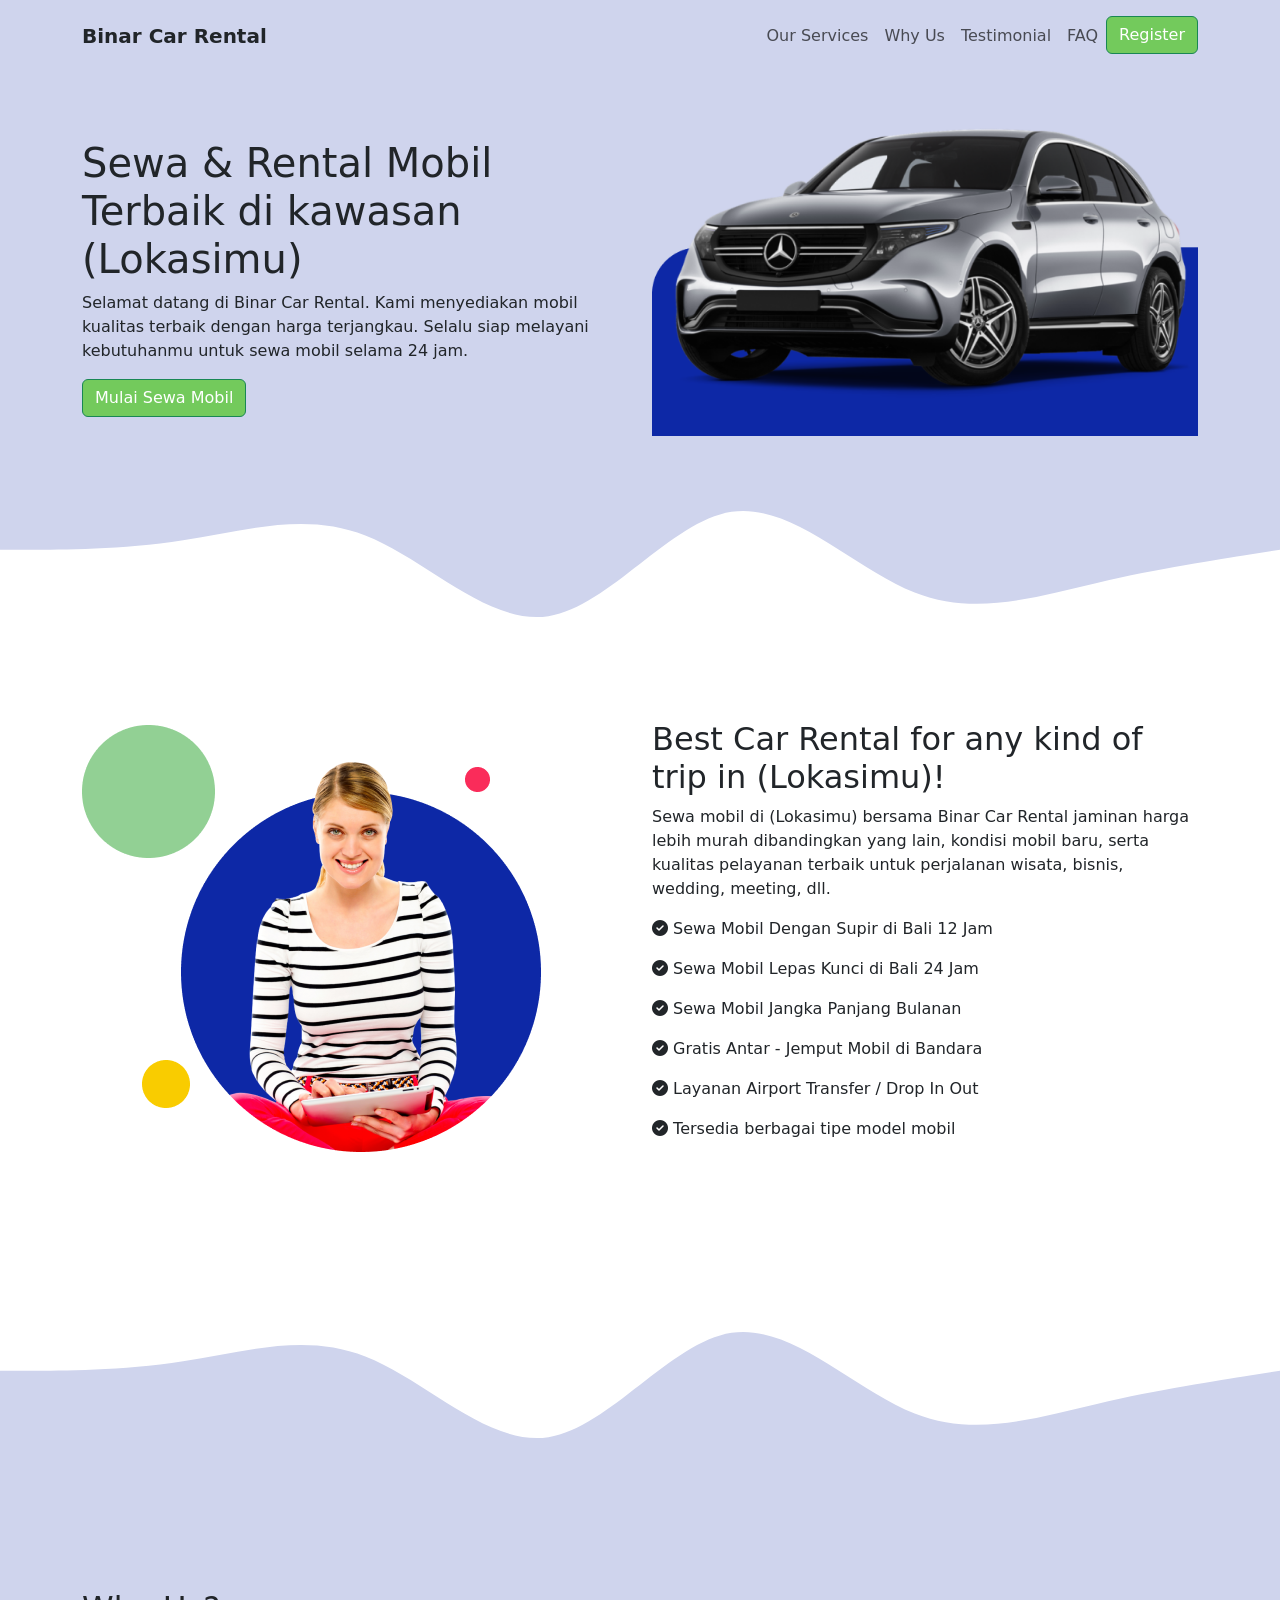
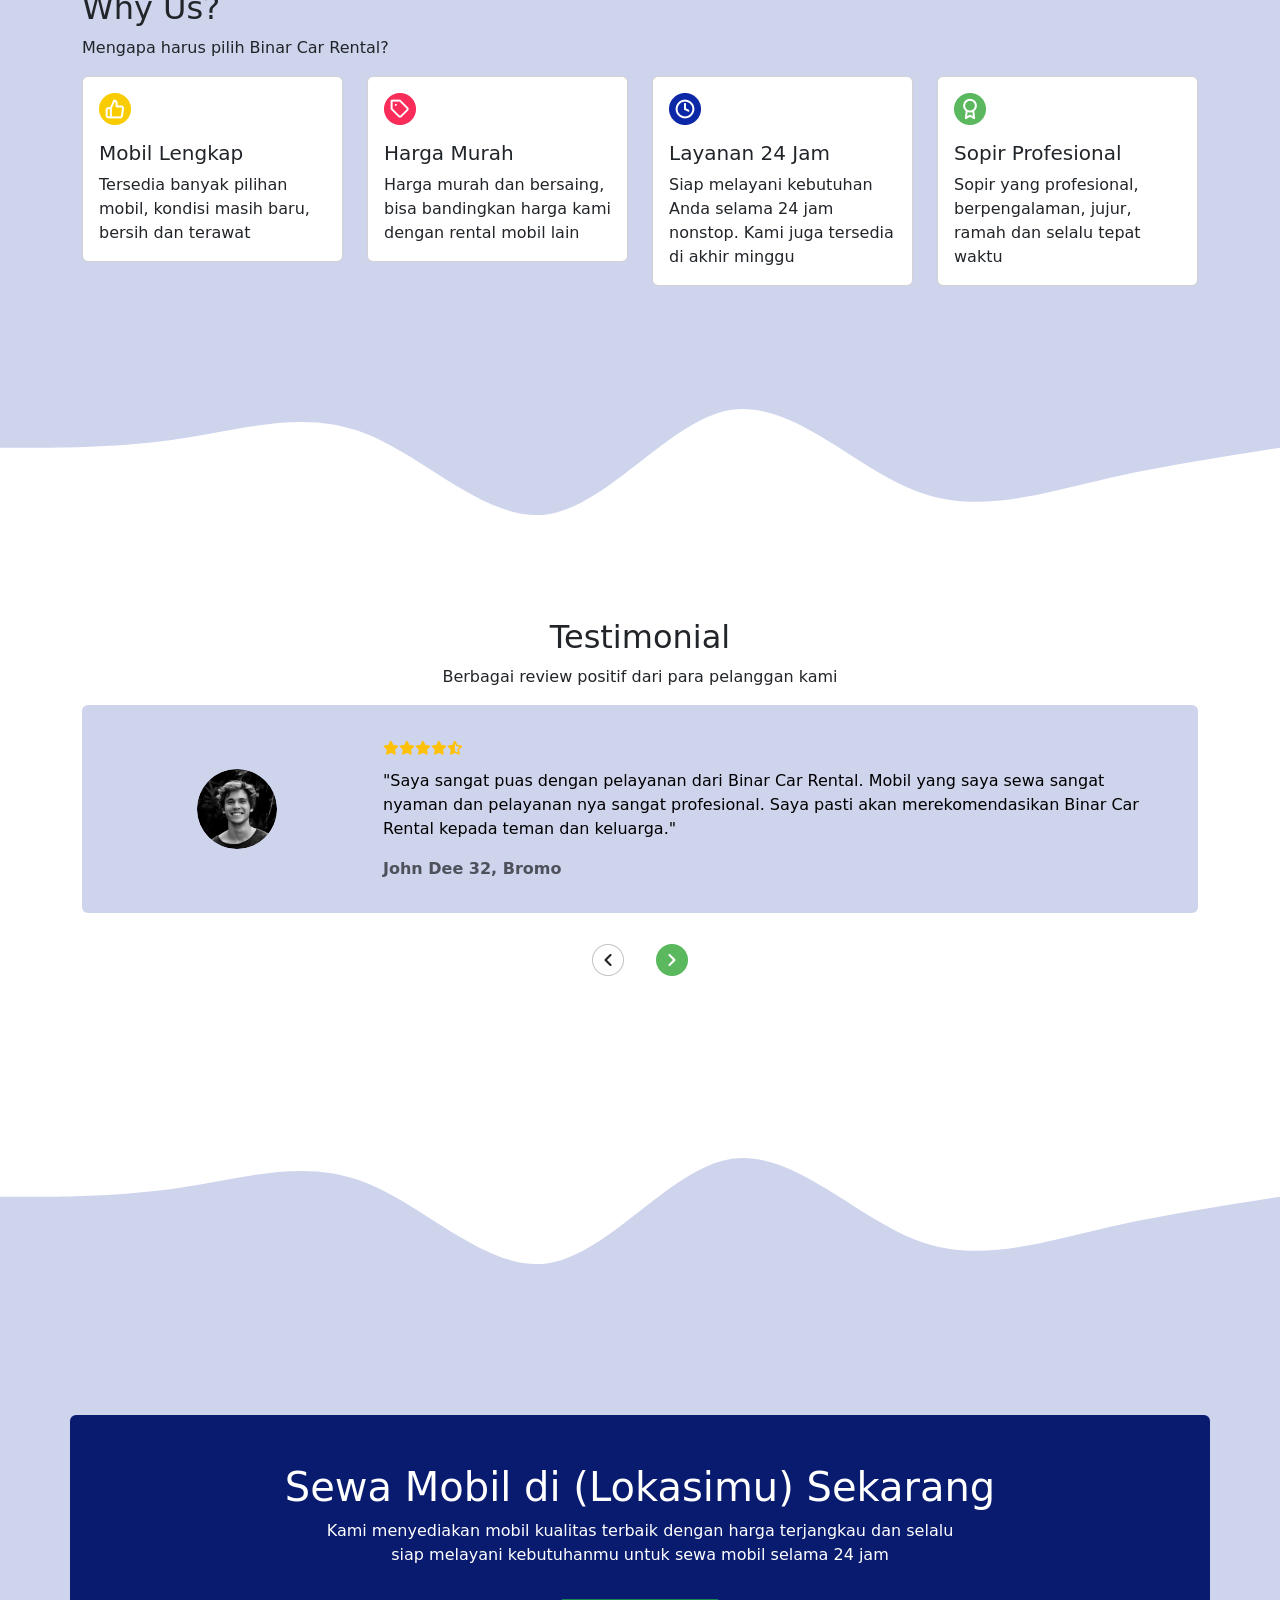
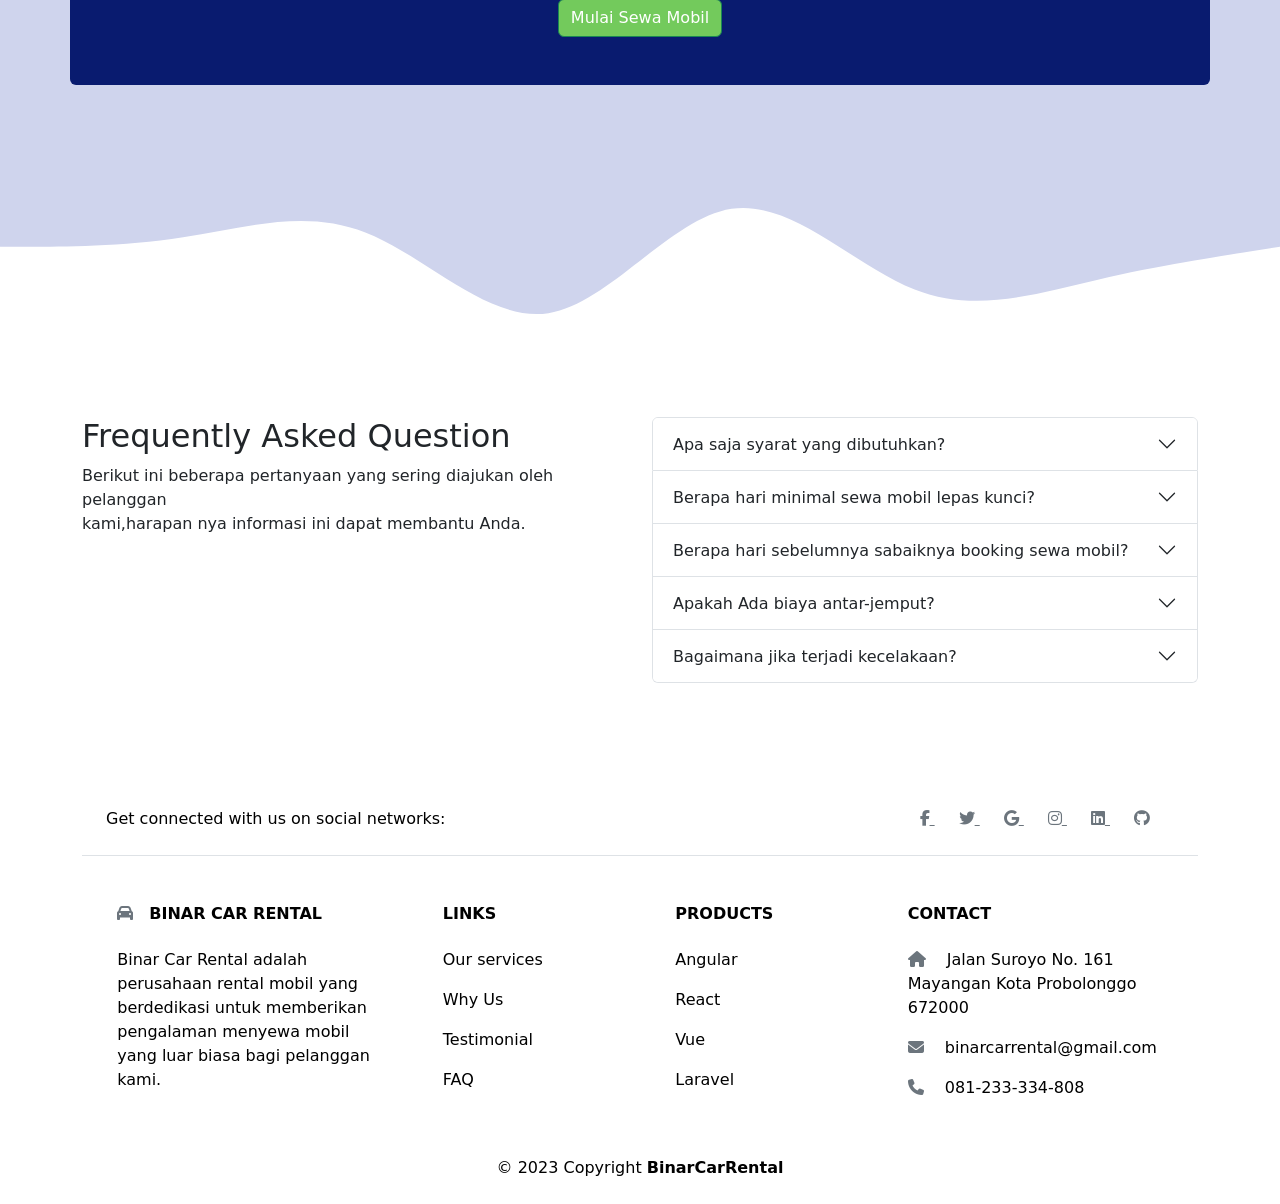
<file: Week-1/index.html>
<!DOCTYPE html>
<html lang="en">
  <head>
    <meta charset="utf-8" />
    <meta name="viewport" content="width=device-width, initial-scale=1" />
    <title>Bootstrap demo</title>
    <link
      href="https://cdn.jsdelivr.net/npm/bootstrap@5.3.1/dist/css/bootstrap.min.css"
      rel="stylesheet"
      integrity="sha384-4bw+/aepP/YC94hEpVNVgiZdgIC5+VKNBQNGCHeKRQN+PtmoHDEXuppvnDJzQIu9"
      crossorigin="anonymous"
    />

    <link
      rel="stylesheet"
      href="https://cdnjs.cloudflare.com/ajax/libs/font-awesome/6.4.2/css/all.min.css"
    />
    <link rel="stylesheet" href="styles.css" />
  </head>
  <body>
    <nav class="navbar navbar-expand-lg p-md-3 bg-darkblue01" id="navbar">
      <div class="container">
        <a class="navbar-brand text-reset fw-bold" href="#">Binar Car Rental</a>
        <button
          class="navbar-toggler"
          type="button"
          data-bs-toggle="collapse"
          data-bs-target="#navbarNav"
          aria-controls="navbarNav"
          aria-expanded="false"
          aria-label="Toggle navigation"
        >
          <span class="navbar-toggler-icon"></span>
        </button>

        <div class="collapse navbar-collapse" id="navbarNav">
          <div class="mx-auto"></div>
          <ul class="navbar-nav">
            <li class="nav-item">
              <a class="nav-link" href="#services">Our Services</a>
            </li>
            <li class="nav-item">
              <a class="nav-link" href="#why">Why Us</a>
            </li>
            <li class="nav-item">
              <a class="nav-link" href="#testimonial">Testimonial</a>
            </li>
            <li class="nav-item">
              <a class="nav-link" href="#faq">FAQ</a>
            </li>
            <li class="nav-item">
              <button type="button" class="btn btn-success">Register</button>
            </li>
          </ul>
        </div>
      </div>
    </nav>

    <main>
      <section id="hero" class="bg-darkblue01 mb-0 pt-5">
        <div class="container">
          <div class="row d-flex align-items-center">
            <div class="col-md-6">
              <h1>Sewa & Rental Mobil Terbaik di kawasan (Lokasimu)</h1>
              <p>
                Selamat datang di Binar Car Rental. Kami menyediakan mobil
                kualitas terbaik dengan harga terjangkau. Selalu siap melayani
                kebutuhanmu untuk sewa mobil selama 24 jam.
              </p>
              <button type="button" class="btn btn-success">
                Mulai Sewa Mobil
              </button>
            </div>
            <div class="col-md-6">
              <img
                src="assets/images/img_car.png"
                alt="Car"
                class="img-fluid"
              />
            </div>
          </div>
        </div>
      </section>

      <svg xmlns="http://www.w3.org/2000/svg" viewBox="0 0 1440 320">
        <path
          fill="#CFD4ED"
          fill-opacity="1"
          d="M0,128L34.3,128C68.6,128,137,128,206,117.3C274.3,107,343,85,411,112C480,139,549,213,617,202.7C685.7,192,754,96,823,85.3C891.4,75,960,149,1029,176C1097.1,203,1166,181,1234,165.3C1302.9,149,1371,139,1406,133.3L1440,128L1440,0L1405.7,0C1371.4,0,1303,0,1234,0C1165.7,0,1097,0,1029,0C960,0,891,0,823,0C754.3,0,686,0,617,0C548.6,0,480,0,411,0C342.9,0,274,0,206,0C137.1,0,69,0,34,0L0,0Z"
        ></path>
      </svg>

      <section id="services">
        <div class="container">
          <div class="row d-flex align-items-center">
            <div class="col-md-6">
              <img
                src="assets/images/img_service.png"
                alt="Service"
                class="img-fluid"
              />
            </div>
            <div class="col-md-6">
              <h2>Best Car Rental for any kind of trip in (Lokasimu)!</h2>
              <p>
                Sewa mobil di (Lokasimu) bersama Binar Car Rental jaminan harga
                lebih murah dibandingkan yang lain, kondisi mobil baru, serta
                kualitas pelayanan terbaik untuk perjalanan wisata, bisnis,
                wedding, meeting, dll.
              </p>
              <ul class="list-unstyled">
                <li class="border-0 mb-3">
                  <i class="fa-solid fa-circle-check"></i> Sewa Mobil Dengan
                  Supir di Bali 12 Jam
                </li>
                <li class="border-0 mb-3">
                  <i class="fa-solid fa-circle-check"></i> Sewa Mobil Lepas
                  Kunci di Bali 24 Jam
                </li>
                <li class="border-0 mb-3">
                  <i class="fa-solid fa-circle-check"></i> Sewa Mobil Jangka
                  Panjang Bulanan
                </li>
                <li class="border-0 mb-3">
                  <i class="fa-solid fa-circle-check"></i> Gratis Antar - Jemput
                  Mobil di Bandara
                </li>
                <li class="border-0 mb-3">
                  <i class="fa-solid fa-circle-check"></i> Layanan Airport
                  Transfer / Drop In Out
                </li>
                <li class="border-0 mb-3">
                  <i class="fa-solid fa-circle-check"></i> Tersedia berbagai
                  tipe model mobil
                </li>
              </ul>
            </div>
          </div>
        </div>
      </section>
      <svg xmlns="http://www.w3.org/2000/svg" viewBox="0 0 1440 320">
        <path
          fill="#CFD4ED"
          fill-opacity="1"
          d="M0,128L34.3,128C68.6,128,137,128,206,117.3C274.3,107,343,85,411,112C480,139,549,213,617,202.7C685.7,192,754,96,823,85.3C891.4,75,960,149,1029,176C1097.1,203,1166,181,1234,165.3C1302.9,149,1371,139,1406,133.3L1440,128L1440,320L1405.7,320C1371.4,320,1303,320,1234,320C1165.7,320,1097,320,1029,320C960,320,891,320,823,320C754.3,320,686,320,617,320C548.6,320,480,320,411,320C342.9,320,274,320,206,320C137.1,320,69,320,34,320L0,320Z"
        ></path>
      </svg>

      <section id="why" class="bg-darkblue01 mb-0 py-5">
        <div class="container">
          <div class="row">
            <div class="col-md-12">
              <h2>Why Us?</h2>
              <p>Mengapa harus pilih Binar Car Rental?</p>
              <div class="row">
                <div class="col-md-3">
                  <div class="card">
                    <div class="card-body">
                      <img
                        src="assets/images/logos/icon_complete.png"
                        alt=""
                        class="img-fluid mb-3"
                      />
                      <h5 class="card-title">Mobil Lengkap</h5>
                      <p class="card-text">
                        Tersedia banyak pilihan mobil, kondisi masih baru,
                        bersih dan terawat
                      </p>
                    </div>
                  </div>
                </div>
                <div class="col-md-3">
                  <div class="card">
                    <div class="card-body">
                      <img
                        src="assets/images/logos/icon_price.png"
                        alt=""
                        class="img-fluid mb-3"
                      />
                      <h5 class="card-title">Harga Murah</h5>
                      <p class="card-text">
                        Harga murah dan bersaing, bisa bandingkan harga kami
                        dengan rental mobil lain
                      </p>
                    </div>
                  </div>
                </div>
                <div class="col-md-3">
                  <div class="card">
                    <div class="card-body">
                      <img
                        src="assets/images/logos/icon_24hrs.png"
                        alt=""
                        class="img-fluid mb-3"
                      />
                      <h5 class="card-title">Layanan 24 Jam</h5>
                      <p class="card-text">
                        Siap melayani kebutuhan Anda selama 24 jam nonstop. Kami
                        juga tersedia di akhir minggu
                      </p>
                    </div>
                  </div>
                </div>
                <div class="col-md-3">
                  <div class="card">
                    <div class="card-body">
                      <img
                        src="assets/images/logos/icon_professional.png"
                        alt=""
                        class="img-fluid mb-3"
                      />
                      <h5 class="card-title">Sopir Profesional</h5>
                      <p class="card-text">
                        Sopir yang profesional, berpengalaman, jujur, ramah dan
                        selalu tepat waktu
                      </p>
                    </div>
                  </div>
                </div>
              </div>
            </div>
          </div>
        </div>
      </section>

      <svg xmlns="http://www.w3.org/2000/svg" viewBox="0 0 1440 320">
        <path
          fill="#CFD4ED"
          fill-opacity="1"
          d="M0,128L34.3,128C68.6,128,137,128,206,117.3C274.3,107,343,85,411,112C480,139,549,213,617,202.7C685.7,192,754,96,823,85.3C891.4,75,960,149,1029,176C1097.1,203,1166,181,1234,165.3C1302.9,149,1371,139,1406,133.3L1440,128L1440,0L1405.7,0C1371.4,0,1303,0,1234,0C1165.7,0,1097,0,1029,0C960,0,891,0,823,0C754.3,0,686,0,617,0C548.6,0,480,0,411,0C342.9,0,274,0,206,0C137.1,0,69,0,34,0L0,0Z"
        ></path>
      </svg>

      <section id="testimonial">
        <div class="container">
          <div class="row">
            <div class="col-md-12">
              <div class="text-center">
                <h2>Testimonial</h2>
                <p>Berbagai review positif dari para pelanggan kami</p>
              </div>
              <div class="card border-0 bg-darkblue01">
                <div class="card-body m-3">
                  <div class="row">
                    <div
                      class="col-3 d-flex justify-content-center align-items-center"
                    >
                      <img
                        src="assets/images/img_photo.png"
                        class="rounded-circle img-fluid shadow-1"
                        alt="woman avatar"
                      />
                    </div>
                    <div class="col-9">
                      <ul class="list-unstyled d-flex flex-row mb-2">
                        <li>
                          <i class="fas fa-star fa-sm text-warning"></i>
                        </li>
                        <li>
                          <i class="fas fa-star fa-sm text-warning"></i>
                        </li>
                        <li>
                          <i class="fas fa-star fa-sm text-warning"></i>
                        </li>
                        <li>
                          <i class="fas fa-star fa-sm text-warning"></i>
                        </li>
                        <li>
                          <i
                            class="fas fa-star-half-alt fa-sm text-warning"
                          ></i>
                        </li>
                      </ul>
                      <p class="text-black fw-light mb-3">
                        "Saya sangat puas dengan pelayanan dari Binar Car
                        Rental. Mobil yang saya sewa sangat nyaman dan pelayanan
                        nya sangat profesional. Saya pasti akan merekomendasikan
                        Binar Car Rental kepada teman dan keluarga."
                      </p>
                      <p class="fw-bold text-muted mb-0">John Dee 32, Bromo</p>
                    </div>
                  </div>
                </div>
              </div>
              <div class="text-center mt-4">
                <button class="btn">
                  <img src="assets/images/Left button.png" alt="" />
                </button>
                <button class="btn">
                  <img src="assets/images/Right button.png" alt="" />
                </button>
              </div>
            </div>
          </div>
        </div>
      </section>

      <svg xmlns="http://www.w3.org/2000/svg" viewBox="0 0 1440 320">
        <path
          fill="#CFD4ED"
          fill-opacity="1"
          d="M0,128L34.3,128C68.6,128,137,128,206,117.3C274.3,107,343,85,411,112C480,139,549,213,617,202.7C685.7,192,754,96,823,85.3C891.4,75,960,149,1029,176C1097.1,203,1166,181,1234,165.3C1302.9,149,1371,139,1406,133.3L1440,128L1440,320L1405.7,320C1371.4,320,1303,320,1234,320C1165.7,320,1097,320,1029,320C960,320,891,320,823,320C754.3,320,686,320,617,320C548.6,320,480,320,411,320C342.9,320,274,320,206,320C137.1,320,69,320,34,320L0,320Z"
        ></path>
      </svg>
      <section id="cta" class="bg-darkblue01 mb-0 py-5">
        <div class="container">
          <div class="row bg-darkblue05 p-5 rounded text-white">
            <div class="col-md-12 text-center">
              <!-- heading -->
              <h1 class="">Sewa Mobil di (Lokasimu) Sekarang</h1>
              <p class="">
                Kami menyediakan mobil kualitas terbaik dengan harga terjangkau
                dan selalu
                <br />
                siap melayani kebutuhanmu untuk sewa mobil selama 24 jam
              </p>
              <!-- button -->
              <a href="#" class="btn btn-success mt-3">Mulai Sewa Mobil</a>
            </div>
          </div>
        </div>
      </section>

      <svg xmlns="http://www.w3.org/2000/svg" viewBox="0 0 1440 320">
        <path
          fill="#CFD4ED"
          fill-opacity="1"
          d="M0,128L34.3,128C68.6,128,137,128,206,117.3C274.3,107,343,85,411,112C480,139,549,213,617,202.7C685.7,192,754,96,823,85.3C891.4,75,960,149,1029,176C1097.1,203,1166,181,1234,165.3C1302.9,149,1371,139,1406,133.3L1440,128L1440,0L1405.7,0C1371.4,0,1303,0,1234,0C1165.7,0,1097,0,1029,0C960,0,891,0,823,0C754.3,0,686,0,617,0C548.6,0,480,0,411,0C342.9,0,274,0,206,0C137.1,0,69,0,34,0L0,0Z"
        ></path>
      </svg>

      <section id="faq">
        <div class="container">
          <div class="row">
            <div class="col-md-6">
              <h2>Frequently Asked Question</h2>
              <p>
                Berikut ini beberapa pertanyaan yang sering diajukan oleh
                pelanggan <br />
                kami,harapan nya informasi ini dapat membantu Anda.
              </p>
            </div>
            <div class="col-md-6">
              <div class="accordion w-100" id="basicAccordion">
                <div class="accordion-item">
                  <h2 class="accordion-header" id="headingOne">
                    <button
                      class="accordion-button collapsed"
                      type="button"
                      data-mdb-toggle="collapse"
                      data-mdb-target="#basicAccordionCollapseOne"
                      aria-expanded="false"
                      aria-controls="collapseOne"
                    >
                      Apa saja syarat yang dibutuhkan?
                    </button>
                  </h2>
                  <div
                    id="basicAccordionCollapseOne"
                    class="accordion-collapse collapse"
                    aria-labelledby="headingOne"
                    data-mdb-parent="#basicAccordion"
                  >
                    <div class="accordion-body">
                      <strong>This is the first item's accordion body.</strong>
                      It is shown by default, until the collapse plugin adds the
                      appropriate classes that we use to style each element.
                      These classes control the overall appearance, as well as
                      the showing and hiding via CSS transitions. You can modify
                      any of this with custom CSS or overriding our default
                      variables. It's also worth noting that just about any HTML
                      can go within the <code>.accordion-body</code>, though the
                      transition does limit overflow.
                    </div>
                  </div>
                </div>
                <div class="accordion-item">
                  <h2 class="accordion-header" id="headingTwo">
                    <button
                      class="accordion-button collapsed"
                      type="button"
                      data-mdb-toggle="collapse"
                      data-mdb-target="#basicAccordionCollapseTwo"
                      aria-expanded="false"
                      aria-controls="collapseTwo"
                    >
                      Berapa hari minimal sewa mobil lepas kunci?
                    </button>
                  </h2>
                  <div
                    id="basicAccordionCollapseTwo"
                    class="accordion-collapse collapse"
                    aria-labelledby="headingTwo"
                    data-mdb-parent="#basicAccordion"
                  >
                    <div class="accordion-body">
                      <strong>This is the second item's accordion body.</strong>
                      It is hidden by default, until the collapse plugin adds
                      the appropriate classes that we use to style each element.
                      These classes control the overall appearance, as well as
                      the showing and hiding via CSS transitions. You can modify
                      any of this with custom CSS or overriding our default
                      variables. It's also worth noting that just about any HTML
                      can go within the
                      <code>.accordion-body</code>, though the transition does
                      limit overflow.
                    </div>
                  </div>
                </div>

                <div class="accordion-item">
                  <h2 class="accordion-header" id="headingThree">
                    <button
                      class="accordion-button collapsed"
                      type="button"
                      data-mdb-toggle="collapse"
                      data-mdb-target="#basicAccordionCollapseThree"
                      aria-expanded="false"
                      aria-controls="collapseThree"
                    >
                      Berapa hari sebelumnya sabaiknya booking sewa mobil?
                    </button>
                  </h2>
                  <div
                    id="basicAccordionCollapseThree"
                    class="accordion-collapse collapse"
                    aria-labelledby="headingThree"
                    data-mdb-parent="#basicAccordion"
                  >
                    <div class="accordion-body">
                      <strong>This is the third item's accordion body.</strong>
                      It is hidden by default, until the collapse plugin adds
                      the appropriate classes that we use to style each element.
                      These classes control the overall appearance, as well as
                      the showing and hiding via CSS transitions. You can modify
                      any of this with custom CSS or overriding our default
                      variables. It's also worth noting that just about any HTML
                      can go within the <code>.accordion-body</code>, though the
                      transition does limit overflow.
                    </div>
                  </div>
                </div>
                <div class="accordion-item">
                  <h2 class="accordion-header" id="headingThree">
                    <button
                      class="accordion-button collapsed"
                      type="button"
                      data-mdb-toggle="collapse"
                      data-mdb-target="#basicAccordionCollapseThree"
                      aria-expanded="false"
                      aria-controls="collapseThree"
                    >
                      Apakah Ada biaya antar-jemput?
                    </button>
                  </h2>
                  <div
                    id="basicAccordionCollapseThree"
                    class="accordion-collapse collapse"
                    aria-labelledby="headingThree"
                    data-mdb-parent="#basicAccordion"
                  >
                    <div class="accordion-body">
                      <strong>This is the third item's accordion body.</strong>
                      It is hidden by default, until the collapse plugin adds
                      the appropriate classes that we use to style each element.
                      These classes control the overall appearance, as well as
                      the showing and hiding via CSS transitions. You can modify
                      any of this with custom CSS or overriding our default
                      variables. It's also worth noting that just about any HTML
                      can go within the <code>.accordion-body</code>, though the
                      transition does limit overflow.
                    </div>
                  </div>
                </div>
                <div class="accordion-item">
                  <h2 class="accordion-header" id="headingThree">
                    <button
                      class="accordion-button collapsed"
                      type="button"
                      data-mdb-toggle="collapse"
                      data-mdb-target="#basicAccordionCollapseThree"
                      aria-expanded="false"
                      aria-controls="collapseThree"
                    >
                      Bagaimana jika terjadi kecelakaan?
                    </button>
                  </h2>
                  <div
                    id="basicAccordionCollapseThree"
                    class="accordion-collapse collapse"
                    aria-labelledby="headingThree"
                    data-mdb-parent="#basicAccordion"
                  >
                    <div class="accordion-body">
                      <strong>This is the third item's accordion body.</strong>
                      It is hidden by default, until the collapse plugin adds
                      the appropriate classes that we use to style each element.
                      These classes control the overall appearance, as well as
                      the showing and hiding via CSS transitions. You can modify
                      any of this with custom CSS or overriding our default
                      variables. It's also worth noting that just about any HTML
                      can go within the <code>.accordion-body</code>, though the
                      transition does limit overflow.
                    </div>
                  </div>
                </div>
              </div>
            </div>
          </div>
        </div>
      </section>
    </main>

    <footer class="text-center bg-white text-black">
      <div class="container">
        <!-- Section: Links  -->
        <div
          class="d-flex justify-content-center justify-content-lg-between p-4 border-bottom"
        >
          <div class="me-5 d-none d-lg-block">
            <span>Get connected with us on social networks:</span>
          </div>
          <!-- Left -->

          <!-- Right -->
          <div>
            <a href="" class="me-4 link-secondary">
              <i class="fab fa-facebook-f"></i>
            </a>
            <a href="" class="me-4 link-secondary">
              <i class="fab fa-twitter"></i>
            </a>
            <a href="" class="me-4 link-secondary">
              <i class="fab fa-google"></i>
            </a>
            <a href="" class="me-4 link-secondary">
              <i class="fab fa-instagram"></i>
            </a>
            <a href="" class="me-4 link-secondary">
              <i class="fab fa-linkedin"></i>
            </a>
            <a href="" class="me-4 link-secondary">
              <i class="fab fa-github"></i>
            </a>
          </div>
          <!-- Right -->
        </div>
        <div class="container text-center text-md-start mt-5">
          <!-- Grid row -->
          <div class="row mt-3">
            <!-- Grid column -->
            <div class="col-md-3 col-lg-4 col-xl-3 mx-auto mb-4">
              <!-- Content -->
              <h6 class="text-uppercase fw-bold mb-4">
                <i class="fas fa-car me-3 text-secondary"></i>Binar Car Rental
              </h6>
              <p>
                Binar Car Rental adalah perusahaan rental mobil yang berdedikasi
                untuk memberikan pengalaman menyewa mobil yang luar biasa bagi
                pelanggan kami.
              </p>
            </div>
            <!-- Grid column -->

            <!-- Grid column -->
            <div class="col-md-2 col-lg-2 col-xl-2 mx-auto mb-4">
              <!-- Links -->
              <h6 class="text-uppercase fw-bold mb-4">Links</h6>
              <p>
                <a href="#services" class="text-decoration-none text-black"
                  >Our services</a
                >
              </p>
              <p>
                <a href="#why" class="text-decoration-none text-black"
                  >Why Us</a
                >
              </p>
              <p>
                <a href="#testimonial" class="text-decoration-none text-black"
                  >Testimonial</a
                >
              </p>
              <p>
                <a href="#faq" class="text-decoration-none text-black">FAQ</a>
              </p>
            </div>
            <!-- Grid column -->

            <!-- Grid column -->
            <div class="col-md-2 col-lg-2 col-xl-2 mx-auto mb-4">
              <!-- Links -->
              <h6 class="text-uppercase fw-bold mb-4">Products</h6>
              <p>
                <a href="#!" class="text-reset text-decoration-none">Angular</a>
              </p>
              <p>
                <a href="#!" class="text-reset text-decoration-none">React</a>
              </p>
              <p>
                <a href="#!" class="text-reset text-decoration-none">Vue</a>
              </p>
              <p>
                <a href="#!" class="text-reset text-decoration-none">Laravel</a>
              </p>
            </div>
            <!-- Grid column -->
            <!-- Grid column -->

            <!-- Grid column -->
            <div class="col-md-4 col-lg-3 col-xl-3 mx-auto mb-md-0 mb-4">
              <!-- Links -->
              <h6 class="text-uppercase fw-bold mb-4">Contact</h6>
              <p>
                <i class="fas fa-home me-3 text-secondary"></i> Jalan Suroyo No.
                161 Mayangan Kota Probolonggo 672000
              </p>
              <p>
                <i class="fas fa-envelope me-3 text-secondary"></i>
                binarcarrental@gmail.com
              </p>
              <p>
                <i class="fas fa-phone me-3 text-secondary"></i>
                081-233-334-808
              </p>
            </div>
            <!-- Grid column -->
          </div>
          <!-- Grid row -->
        </div>
        <!-- Section: Links  -->

        <!-- Copyright -->
        <div class="text-center p-4">
          © 2023 Copyright
          <a class="text-reset fw-bold text-decoration-none" href="#hero"
            >BinarCarRental</a
          >
        </div>
        <!-- Copyright -->
      </div>
    </footer>
    <script
      src="https://cdn.jsdelivr.net/npm/bootstrap@5.3.1/dist/js/bootstrap.bundle.min.js"
      integrity="sha384-HwwvtgBNo3bZJJLYd8oVXjrBZt8cqVSpeBNS5n7C8IVInixGAoxmnlMuBnhbgrkm"
      crossorigin="anonymous"
    ></script>
    <script
      src="https://cdn.jsdelivr.net/npm/@popperjs/core@2.11.8/dist/umd/popper.min.js"
      integrity="sha384-I7E8VVD/ismYTF4hNIPjVp/Zjvgyol6VFvRkX/vR+Vc4jQkC+hVqc2pM8ODewa9r"
      crossorigin="anonymous"
    ></script>
    <script
      src="https://cdn.jsdelivr.net/npm/bootstrap@5.3.1/dist/js/bootstrap.min.js"
      integrity="sha384-Rx+T1VzGupg4BHQYs2gCW9It+akI2MM/mndMCy36UVfodzcJcF0GGLxZIzObiEfa"
      crossorigin="anonymous"
    ></script>
  </body>
</html>
</file>
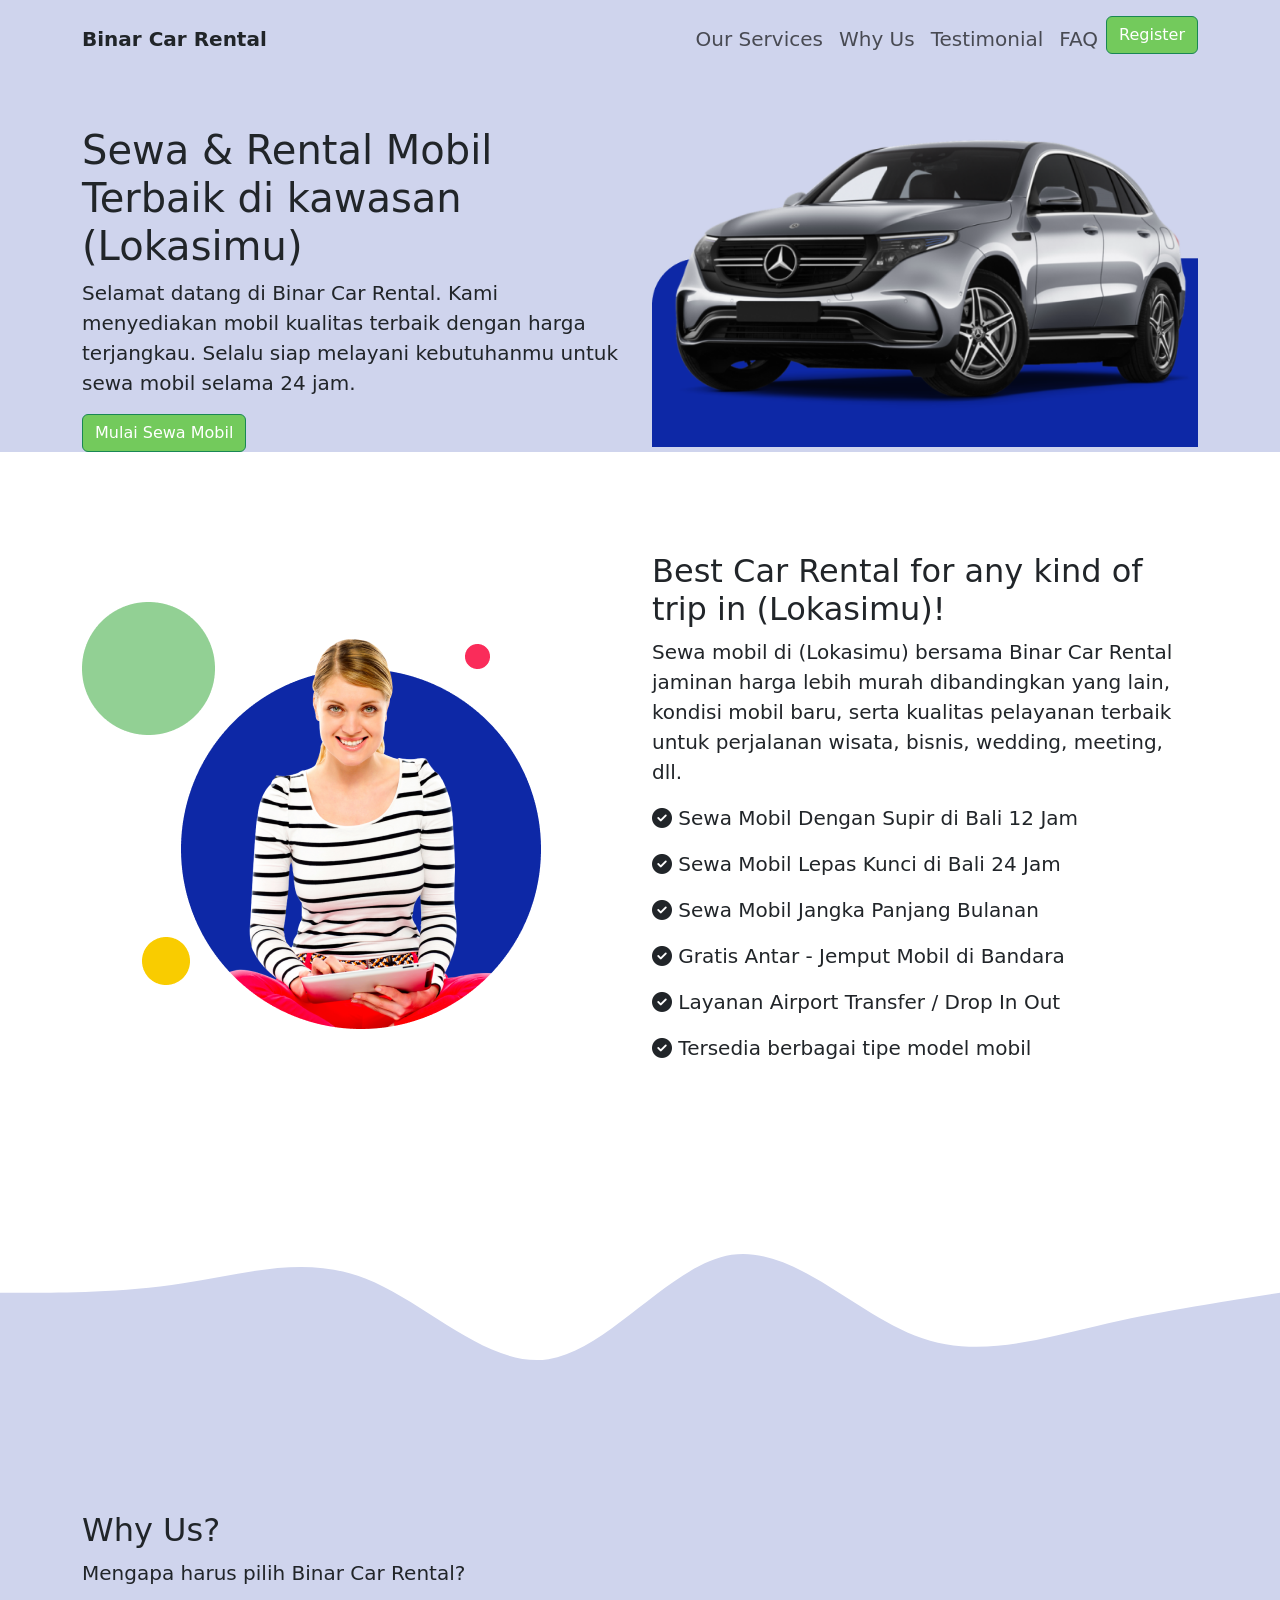
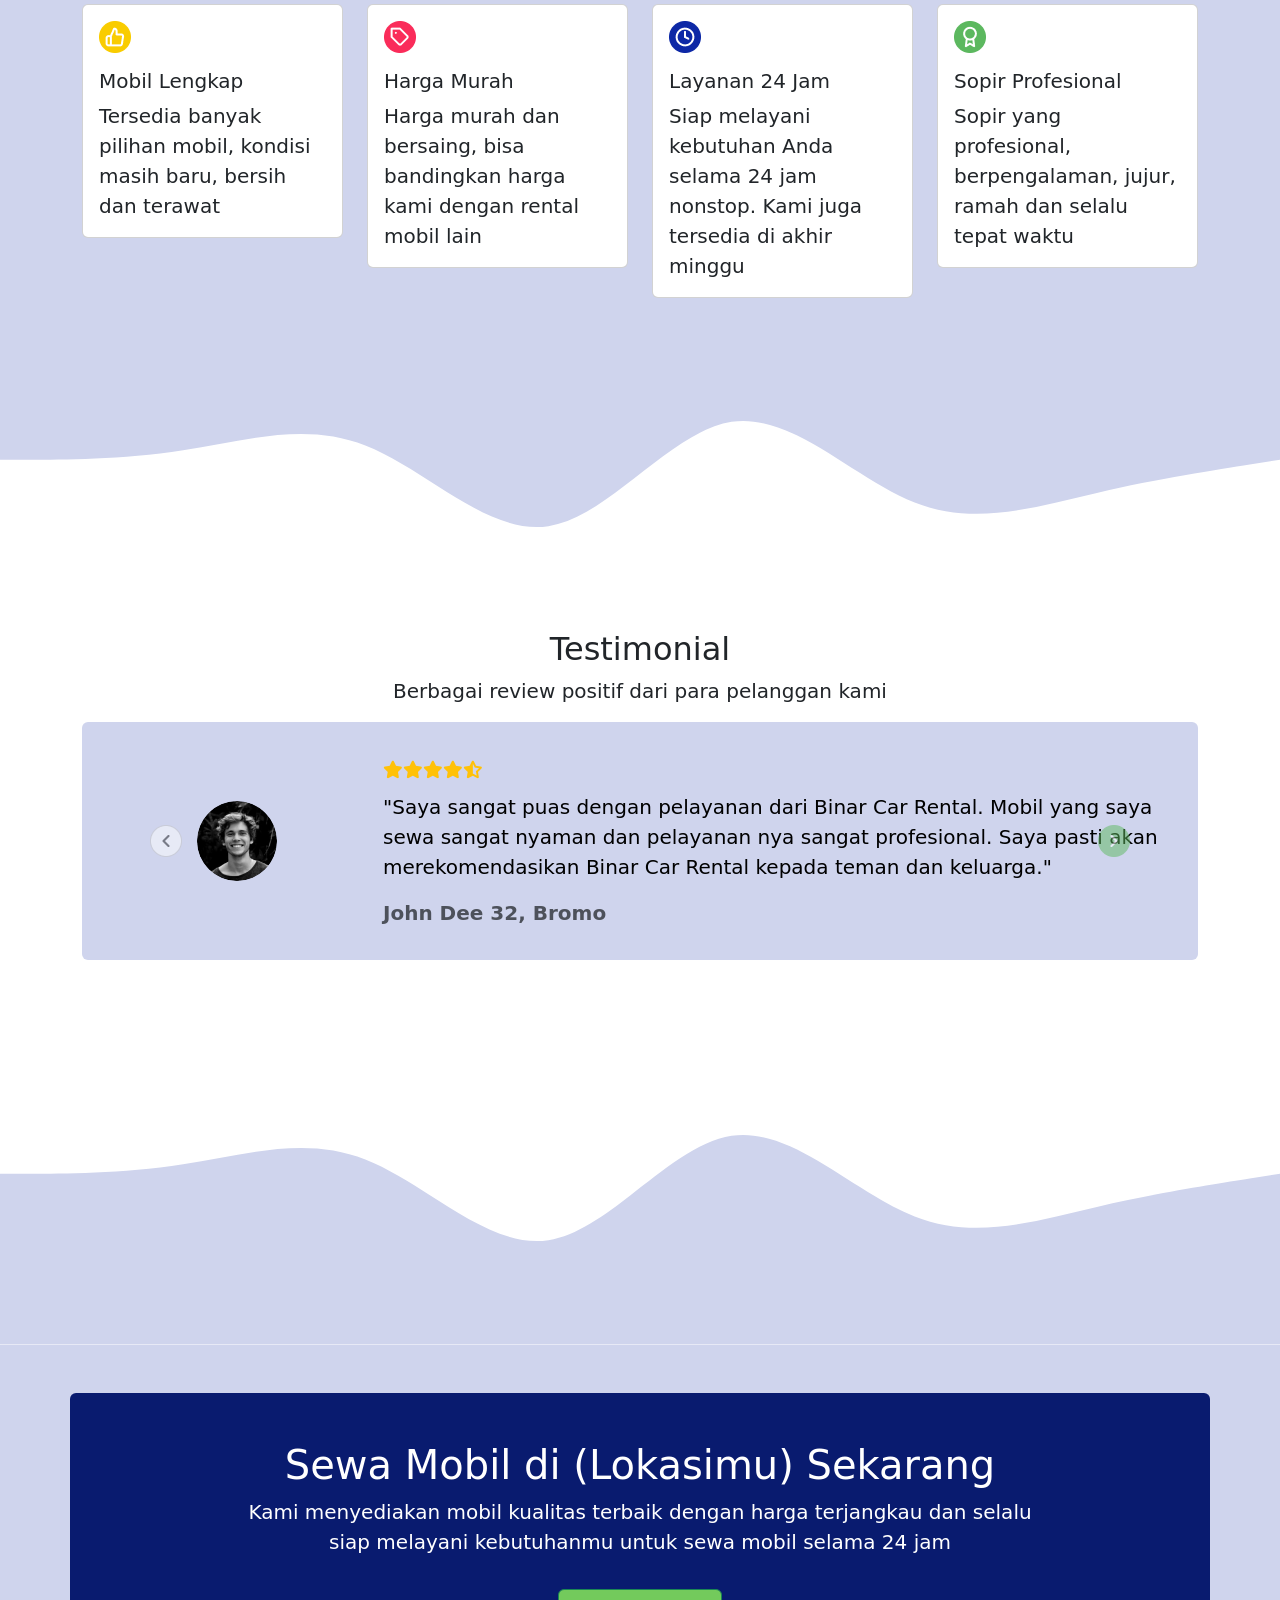
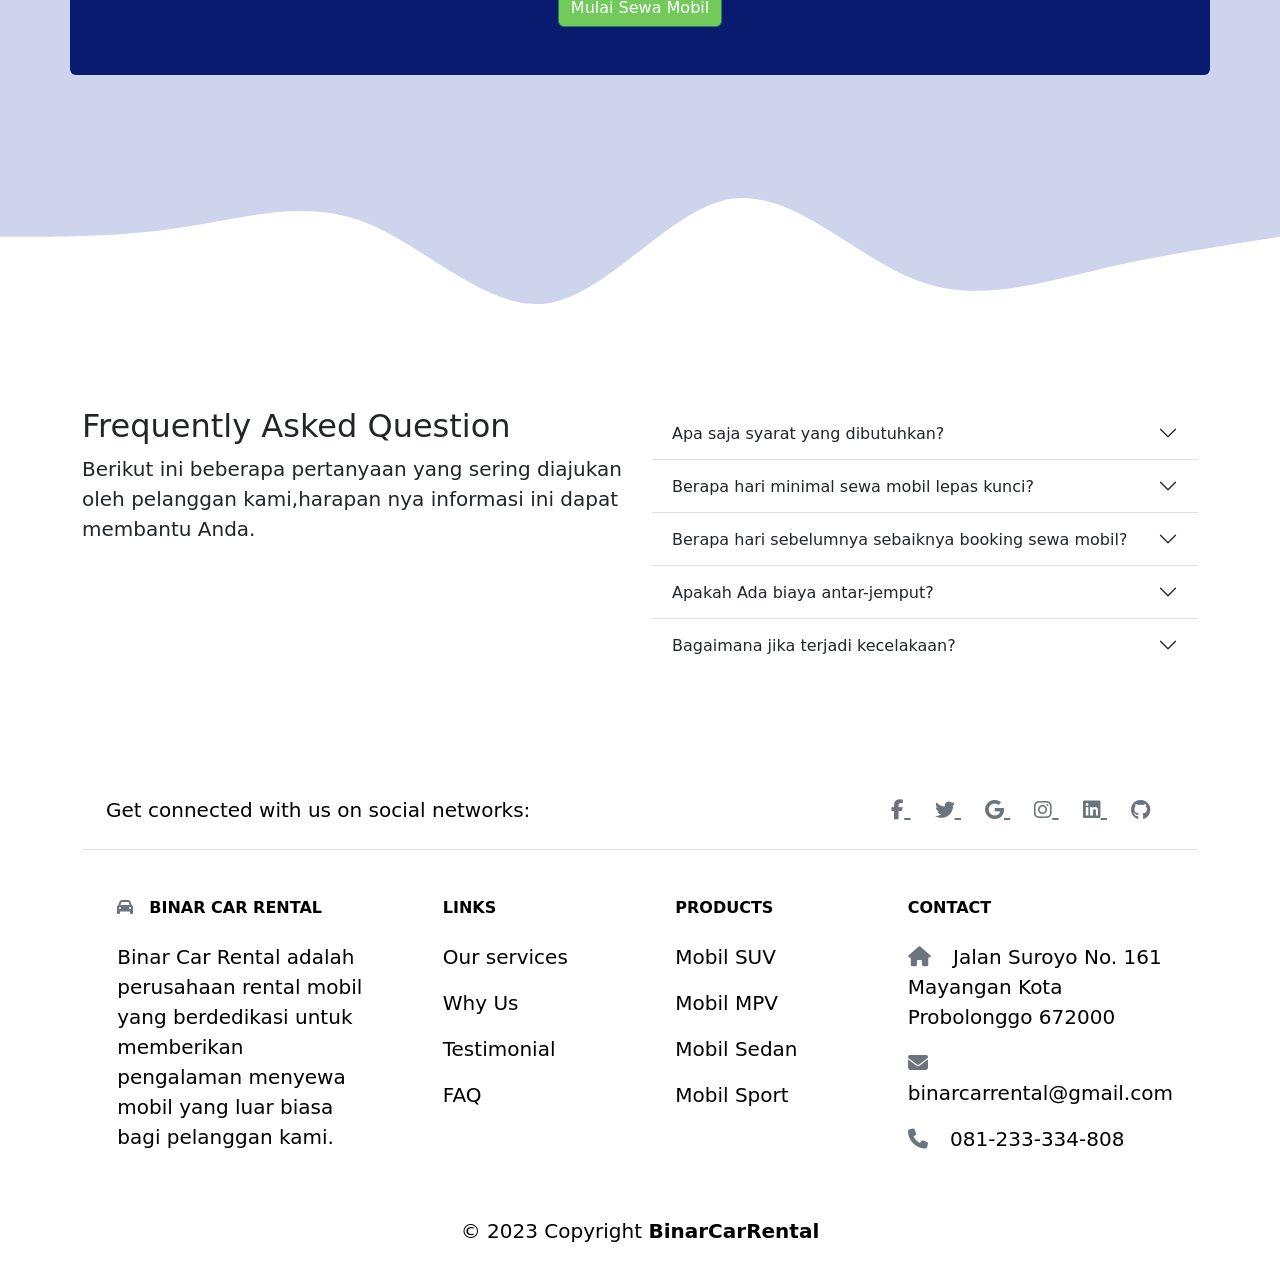
<file: Week-4/public/index.html>
<!DOCTYPE html>
<html lang="en">
  <head>
    <meta charset="utf-8" />
    <meta name="viewport" content="width=device-width, initial-scale=1" />
    <title>Bootstrap demo</title>
    <link
      href="https://cdn.jsdelivr.net/npm/bootstrap@5.3.1/dist/css/bootstrap.min.css"
      rel="stylesheet"
      integrity="sha384-4bw+/aepP/YC94hEpVNVgiZdgIC5+VKNBQNGCHeKRQN+PtmoHDEXuppvnDJzQIu9"
      crossorigin="anonymous"
    />

    <link
      rel="stylesheet"
      href="https://cdnjs.cloudflare.com/ajax/libs/font-awesome/6.4.2/css/all.min.css"
    />
    <link rel="stylesheet" href="css/styles.css" />
  </head>
  <body>
    <nav class="navbar navbar-expand-lg p-md-3 bg-darkblue01" id="navbar">
      <div class="container">
        <a class="navbar-brand text-reset fw-bold" href="#">Binar Car Rental</a>
        <button
          class="navbar-toggler"
          type="button"
          data-bs-toggle="collapse"
          data-bs-target="#navbarNav"
          aria-controls="navbarNav"
          aria-expanded="false"
          aria-label="Toggle navigation"
        >
          <span class="navbar-toggler-icon"></span>
        </button>

        <div class="collapse navbar-collapse" id="navbarNav">
          <div class="mx-auto"></div>
          <ul class="navbar-nav">
            <li class="nav-item">
              <a class="nav-link" href="#services">Our Services</a>
            </li>
            <li class="nav-item">
              <a class="nav-link" href="#why">Why Us</a>
            </li>
            <li class="nav-item">
              <a class="nav-link" href="#testimonial">Testimonial</a>
            </li>
            <li class="nav-item">
              <a class="nav-link" href="#faq">FAQ</a>
            </li>
            <li class="nav-item">
              <button type="button" class="btn btn-success">Register</button>
            </li>
          </ul>
        </div>
      </div>
    </nav>

    <main>
      <section id="hero" class="bg-darkblue01 pt-5">
        <div class="container">
          <div class="row d-flex align-items-center">
            <div class="col-md-6">
              <h1>Sewa & Rental Mobil Terbaik di kawasan (Lokasimu)</h1>
              <p>
                Selamat datang di Binar Car Rental. Kami menyediakan mobil
                kualitas terbaik dengan harga terjangkau. Selalu siap melayani
                kebutuhanmu untuk sewa mobil selama 24 jam.
              </p>
              <a href="/cars">
                <button type="button" class="btn btn-success">
                  Mulai Sewa Mobil
                </button>
              </a>
            </div>
            <div class="col-md-6">
              <img src="images/img_car.png" alt="Car" class="img-fluid" />
            </div>
          </div>
        </div>
      </section>

      <section id="services">
        <div class="container">
          <div class="row d-flex align-items-center">
            <div class="col-md-6">
              <img
                src="images/img_service.png"
                alt="Service"
                class="img-fluid"
              />
            </div>
            <div class="col-md-6">
              <h2>Best Car Rental for any kind of trip in (Lokasimu)!</h2>
              <p>
                Sewa mobil di (Lokasimu) bersama Binar Car Rental jaminan harga
                lebih murah dibandingkan yang lain, kondisi mobil baru, serta
                kualitas pelayanan terbaik untuk perjalanan wisata, bisnis,
                wedding, meeting, dll.
              </p>
              <ul class="list-unstyled">
                <li class="border-0 mb-3">
                  <i class="fa-solid fa-circle-check"></i> Sewa Mobil Dengan
                  Supir di Bali 12 Jam
                </li>
                <li class="border-0 mb-3">
                  <i class="fa-solid fa-circle-check"></i> Sewa Mobil Lepas
                  Kunci di Bali 24 Jam
                </li>
                <li class="border-0 mb-3">
                  <i class="fa-solid fa-circle-check"></i> Sewa Mobil Jangka
                  Panjang Bulanan
                </li>
                <li class="border-0 mb-3">
                  <i class="fa-solid fa-circle-check"></i> Gratis Antar - Jemput
                  Mobil di Bandara
                </li>
                <li class="border-0 mb-3">
                  <i class="fa-solid fa-circle-check"></i> Layanan Airport
                  Transfer / Drop In Out
                </li>
                <li class="border-0 mb-3">
                  <i class="fa-solid fa-circle-check"></i> Tersedia berbagai
                  tipe model mobil
                </li>
              </ul>
            </div>
          </div>
        </div>
      </section>
      <svg xmlns="http://www.w3.org/2000/svg" viewBox="0 0 1440 320">
        <path
          fill="#CFD4ED"
          fill-opacity="1"
          d="M0,128L34.3,128C68.6,128,137,128,206,117.3C274.3,107,343,85,411,112C480,139,549,213,617,202.7C685.7,192,754,96,823,85.3C891.4,75,960,149,1029,176C1097.1,203,1166,181,1234,165.3C1302.9,149,1371,139,1406,133.3L1440,128L1440,320L1405.7,320C1371.4,320,1303,320,1234,320C1165.7,320,1097,320,1029,320C960,320,891,320,823,320C754.3,320,686,320,617,320C548.6,320,480,320,411,320C342.9,320,274,320,206,320C137.1,320,69,320,34,320L0,320Z"
        ></path>
      </svg>

      <section id="why" class="bg-darkblue01 mb-0 py-5">
        <div class="container">
          <div class="row">
            <div class="col-md-12">
              <h2>Why Us?</h2>
              <p>Mengapa harus pilih Binar Car Rental?</p>
              <div class="row">
                <div class="col-md-3">
                  <div class="card">
                    <div class="card-body">
                      <img
                        src="images/logos/icon_complete.png"
                        alt=""
                        class="img-fluid mb-3"
                      />
                      <h5 class="card-title">Mobil Lengkap</h5>
                      <p class="card-text">
                        Tersedia banyak pilihan mobil, kondisi masih baru,
                        bersih dan terawat
                      </p>
                    </div>
                  </div>
                </div>
                <div class="col-md-3">
                  <div class="card">
                    <div class="card-body">
                      <img
                        src="images/logos/icon_price.png"
                        alt=""
                        class="img-fluid mb-3"
                      />
                      <h5 class="card-title">Harga Murah</h5>
                      <p class="card-text">
                        Harga murah dan bersaing, bisa bandingkan harga kami
                        dengan rental mobil lain
                      </p>
                    </div>
                  </div>
                </div>
                <div class="col-md-3">
                  <div class="card">
                    <div class="card-body">
                      <img
                        src="images/logos/icon_24hrs.png"
                        alt=""
                        class="img-fluid mb-3"
                      />
                      <h5 class="card-title">Layanan 24 Jam</h5>
                      <p class="card-text">
                        Siap melayani kebutuhan Anda selama 24 jam nonstop. Kami
                        juga tersedia di akhir minggu
                      </p>
                    </div>
                  </div>
                </div>
                <div class="col-md-3">
                  <div class="card">
                    <div class="card-body">
                      <img
                        src="images/logos/icon_professional.png"
                        alt=""
                        class="img-fluid mb-3"
                      />
                      <h5 class="card-title">Sopir Profesional</h5>
                      <p class="card-text">
                        Sopir yang profesional, berpengalaman, jujur, ramah dan
                        selalu tepat waktu
                      </p>
                    </div>
                  </div>
                </div>
              </div>
            </div>
          </div>
        </div>
      </section>

      <svg xmlns="http://www.w3.org/2000/svg" viewBox="0 0 1440 320">
        <path
          fill="#CFD4ED"
          fill-opacity="1"
          d="M0,128L34.3,128C68.6,128,137,128,206,117.3C274.3,107,343,85,411,112C480,139,549,213,617,202.7C685.7,192,754,96,823,85.3C891.4,75,960,149,1029,176C1097.1,203,1166,181,1234,165.3C1302.9,149,1371,139,1406,133.3L1440,128L1440,0L1405.7,0C1371.4,0,1303,0,1234,0C1165.7,0,1097,0,1029,0C960,0,891,0,823,0C754.3,0,686,0,617,0C548.6,0,480,0,411,0C342.9,0,274,0,206,0C137.1,0,69,0,34,0L0,0Z"
        ></path>
      </svg>

      <section id="testimonial">
        <div class="container">
          <div class="row">
            <div class="col-md-12">
              <div class="text-center">
                <h2>Testimonial</h2>
                <p>Berbagai review positif dari para pelanggan kami</p>
              </div>
              <div
                id="carouselTestimonial"
                class="carousel slide"
                data-bs-ride="carousel"
              >
                <div class="carousel-inner">
                  <div class="carousel-item active">
                    <div class="card border-0 bg-darkblue01">
                      <div class="card-body m-3">
                        <div class="row">
                          <div
                            class="col-3 d-flex justify-content-center align-items-center"
                          >
                            <img
                              src="images/img_photo.png"
                              class="rounded-circle img-fluid shadow-1"
                              alt="woman avatar"
                            />
                          </div>
                          <div class="col-9">
                            <ul class="list-unstyled d-flex flex-row mb-2">
                              <li>
                                <i class="fas fa-star fa-sm text-warning"></i>
                              </li>
                              <li>
                                <i class="fas fa-star fa-sm text-warning"></i>
                              </li>
                              <li>
                                <i class="fas fa-star fa-sm text-warning"></i>
                              </li>
                              <li>
                                <i class="fas fa-star fa-sm text-warning"></i>
                              </li>
                              <li>
                                <i
                                  class="fas fa-star-half-alt fa-sm text-warning"
                                ></i>
                              </li>
                            </ul>
                            <p class="text-black fw-light mb-3">
                              "Saya sangat puas dengan pelayanan dari Binar Car
                              Rental. Mobil yang saya sewa sangat nyaman dan
                              pelayanan nya sangat profesional. Saya pasti akan
                              merekomendasikan Binar Car Rental kepada teman dan
                              keluarga."
                            </p>
                            <p class="fw-bold text-muted mb-0">
                              John Dee 32, Bromo
                            </p>
                          </div>
                        </div>
                      </div>
                    </div>
                  </div>
                  <!-- Testimonial kedua -->
                  <div class="carousel-item">
                    <div class="card border-0 bg-darkblue01">
                      <div class="card-body m-3">
                        <div class="row">
                          <div
                            class="col-3 d-flex justify-content-center align-items-center"
                          >
                            <img
                              src="images/img_photo2.png"
                              class="rounded-circle img-fluid shadow-1"
                              alt="man avatar"
                            />
                          </div>
                          <div class="col-9">
                            <ul class="list-unstyled d-flex flex-row mb-2">
                              <li>
                                <i class="fas fa-star fa-sm text-warning"></i>
                              </li>
                              <li>
                                <i class="fas fa-star fa-sm text-warning"></i>
                              </li>
                              <li>
                                <i class="fas fa-star fa-sm text-warning"></i>
                              </li>
                              <li>
                                <i class="fas fa-star fa-sm text-warning"></i>
                              </li>
                              <li>
                                <i class="fas fa-star fa-sm text-warning"></i>
                              </li>
                            </ul>
                            <p class="text-black fw-light mb-3">
                              "Pelayanan yang sangat baik! Saya sangat senang
                              dengan pengalaman menyewa mobil di Binar Car
                              Rental. Mobilnya bersih dan terawat dengan baik.
                              Akan kembali lagi."
                            </p>
                            <p class="fw-bold text-muted mb-0">
                              Abdurrahman Ziyad 22, Depok
                            </p>
                          </div>
                        </div>
                      </div>
                    </div>
                  </div>
                  <!-- Testimonial ketiga -->
                  <div class="carousel-item">
                    <div class="card border-0 bg-darkblue01">
                      <div class="card-body m-3">
                        <div class="row">
                          <div
                            class="col-3 d-flex justify-content-center align-items-center"
                          >
                            <img
                              src="images/img_photo3.png"
                              class="rounded-circle img-fluid shadow-1"
                              alt="woman avatar"
                            />
                          </div>
                          <div class="col-9">
                            <ul class="list-unstyled d-flex flex-row mb-2">
                              <li>
                                <i class="fas fa-star fa-sm text-warning"></i>
                              </li>
                              <li>
                                <i class="fas fa-star fa-sm text-warning"></i>
                              </li>
                              <li>
                                <i class="fas fa-star fa-sm text-warning"></i>
                              </li>
                              <li>
                                <i class="fas fa-star fa-sm text-warning"></i>
                              </li>
                              <li>
                                <i class="fas fa-star fa-sm text-warning"></i>
                              </li>
                            </ul>
                            <p class="text-black fw-light mb-3">
                              "Mobil yang saya sewa dari Binar Car Rental sangat
                              nyaman dan bensinnya irit. Pelayanan pelanggan
                              mereka juga luar biasa!"
                            </p>
                            <p class="fw-bold text-muted mb-0">
                              Marsha Angeline 23, Jakarta
                            </p>
                          </div>
                        </div>
                      </div>
                    </div>
                  </div>
                </div>
                <a
                  class="carousel-control-prev"
                  href="#carouselTestimonial"
                  role="button"
                  data-bs-slide="prev"
                >
                  <button class="btn">
                    <img src="images/Left button.png" alt="Previous" />
                  </button>
                </a>
                <a
                  class="carousel-control-next"
                  href="#carouselTestimonial"
                  role="button"
                  data-bs-slide="next"
                >
                  <button class="btn">
                    <img src="images/Right button.png" alt="Next" />
                  </button>
                </a>
              </div>
            </div>
          </div>
        </div>
      </section>

      <svg xmlns="http://www.w3.org/2000/svg" viewBox="0 0 1440 320">
        <path
          fill="#CFD4ED"
          fill-opacity="1"
          d="M0,128L34.3,128C68.6,128,137,128,206,117.3C274.3,107,343,85,411,112C480,139,549,213,617,202.7C685.7,192,754,96,823,85.3C891.4,75,960,149,1029,176C1097.1,203,1166,181,1234,165.3C1302.9,149,1371,139,1406,133.3L1440,128L1440,320L1405.7,320C1371.4,320,1303,320,1234,320C1165.7,320,1097,320,1029,320C960,320,891,320,823,320C754.3,320,686,320,617,320C548.6,320,480,320,411,320C342.9,320,274,320,206,320C137.1,320,69,320,34,320L0,320Z"
        ></path>
      </svg>
      <section id="cta" class="bg-darkblue01 mb-0 py-5">
        <div class="container">
          <div class="row bg-darkblue05 p-5 rounded text-white">
            <div class="col-md-12 text-center">
              <!-- heading -->
              <h1 class="">Sewa Mobil di (Lokasimu) Sekarang</h1>
              <p class="">
                Kami menyediakan mobil kualitas terbaik dengan harga terjangkau
                dan selalu
                <br />
                siap melayani kebutuhanmu untuk sewa mobil selama 24 jam
              </p>
              <!-- button -->
              <a href="#" class="btn btn-success mt-3">Mulai Sewa Mobil</a>
            </div>
          </div>
        </div>
      </section>

      <svg xmlns="http://www.w3.org/2000/svg" viewBox="0 0 1440 320">
        <path
          fill="#CFD4ED"
          fill-opacity="1"
          d="M0,128L34.3,128C68.6,128,137,128,206,117.3C274.3,107,343,85,411,112C480,139,549,213,617,202.7C685.7,192,754,96,823,85.3C891.4,75,960,149,1029,176C1097.1,203,1166,181,1234,165.3C1302.9,149,1371,139,1406,133.3L1440,128L1440,0L1405.7,0C1371.4,0,1303,0,1234,0C1165.7,0,1097,0,1029,0C960,0,891,0,823,0C754.3,0,686,0,617,0C548.6,0,480,0,411,0C342.9,0,274,0,206,0C137.1,0,69,0,34,0L0,0Z"
        ></path>
      </svg>

      <section id="faq">
        <div class="container">
          <div class="row">
            <div class="col-md-6">
              <h2>Frequently Asked Question</h2>
              <p>
                Berikut ini beberapa pertanyaan yang sering diajukan oleh
                pelanggan kami,harapan nya informasi ini dapat membantu Anda.
              </p>
            </div>
            <div class="col-md-6">
              <div class="accordion accordion-flush" id="accordionFlushExample">
                <div class="accordion-item">
                  <h2 class="accordion-header" id="flush-headingOne">
                    <button
                      class="accordion-button collapsed"
                      type="button"
                      data-bs-toggle="collapse"
                      data-bs-target="#flush-collapseOne"
                      aria-expanded="false"
                      aria-controls="flush-collapseOne"
                    >
                      Apa saja syarat yang dibutuhkan?
                    </button>
                  </h2>
                  <div
                    id="flush-collapseOne"
                    class="accordion-collapse collapse"
                    aria-labelledby="flush-headingOne"
                    data-bs-parent="#accordionFlushExample"
                  >
                    <div class="accordion-body">
                      Syarat yang dibutuhkan dapat bervariasi tergantung pada
                      penyedia layanan, tetapi umumnya Anda akan memerlukan SIM,
                      dokumen identitas, dan deposit. Pastikan untuk memeriksa
                      dengan penyedia sewa mobil Anda untuk detail lebih lanjut.
                    </div>
                  </div>
                </div>
                <div class="accordion-item">
                  <h2 class="accordion-header" id="flush-headingTwo">
                    <button
                      class="accordion-button collapsed"
                      type="button"
                      data-bs-toggle="collapse"
                      data-bs-target="#flush-collapseTwo"
                      aria-expanded="false"
                      aria-controls="flush-collapseTwo"
                    >
                      Berapa hari minimal sewa mobil lepas kunci?
                    </button>
                  </h2>
                  <div
                    id="flush-collapseTwo"
                    class="accordion-collapse collapse"
                    aria-labelledby="flush-headingTwo"
                    data-bs-parent="#accordionFlushExample"
                  >
                    <div class="accordion-body">
                      Lama sewa mobil lepas kunci dapat berbeda-beda. Biasanya,
                      minimal hari sewa adalah satu hari, tetapi beberapa
                      penyedia mungkin memiliki persyaratan yang lebih tinggi.
                      Pastikan untuk menanyakan kepada penyedia sewa Anda untuk
                      informasi lebih lanjut.
                    </div>
                  </div>
                </div>
                <div class="accordion-item">
                  <h2 class="accordion-header" id="flush-headingThree">
                    <button
                      class="accordion-button collapsed"
                      type="button"
                      data-bs-toggle="collapse"
                      data-bs-target="#flush-collapseThree"
                      aria-expanded="false"
                      aria-controls="flush-collapseThree"
                    >
                      Berapa hari sebelumnya sebaiknya booking sewa mobil?
                    </button>
                  </h2>
                  <div
                    id="flush-collapseThree"
                    class="accordion-collapse collapse"
                    aria-labelledby="flush-headingThree"
                    data-bs-parent="#accordionFlushExample"
                  >
                    <div class="accordion-body">
                      Sebaiknya Anda memesan sewa mobil beberapa hari
                      sebelumnya, terutama jika Anda merencanakan perjalanan
                      pada musim liburan atau puncak. Booking lebih awal akan
                      memastikan ketersediaan kendaraan yang Anda inginkan.
                    </div>
                  </div>
                </div>
                <div class="accordion-item">
                  <h2 class="accordion-header" id="flush-headingFour">
                    <button
                      class="accordion-button collapsed"
                      type="button"
                      data-bs-toggle="collapse"
                      data-bs-target="#flush-collapseFour"
                      aria-expanded="false"
                      aria-controls="flush-collapseFour"
                    >
                      Apakah Ada biaya antar-jemput?
                    </button>
                  </h2>
                  <div
                    id="flush-collapseFour"
                    class="accordion-collapse collapse"
                    aria-labelledby="flush-headingFour"
                    data-bs-parent="#accordionFlushExample"
                  >
                    <div class="accordion-body">
                      Biaya antar-jemput dapat bervariasi. Beberapa penyedia
                      mungkin menawarkan layanan antar-jemput gratis, sementara
                      yang lain mungkin mengenakan biaya tambahan. Pastikan
                      untuk menanyakan kepada penyedia Anda mengenai biaya
                      antar-jemput.
                    </div>
                  </div>
                </div>
                <div class="accordion-item">
                  <h2 class="accordion-header" id="flush-headingFive">
                    <button
                      class="accordion-button collapsed"
                      type="button"
                      data-bs-toggle="collapse"
                      data-bs-target="#flush-collapseFive"
                      aria-expanded="false"
                      aria-controls="flush-collapseFive"
                    >
                      Bagaimana jika terjadi kecelakaan?
                    </button>
                  </h2>
                  <div
                    id="flush-collapseFive"
                    class="accordion-collapse collapse"
                    aria-labelledby="flush-headingFive"
                    data-bs-parent="#accordionFlushExample"
                  >
                    <div class="accordion-body">
                      Jika terjadi kecelakaan, segera hubungi penyedia sewa
                      mobil Anda dan pihak berwenang. Pastikan untuk melaporkan
                      insiden tersebut dengan detail sebaik mungkin. Banyak
                      penyedia sewa akan memiliki prosedur tertentu yang harus
                      diikuti dalam kasus kecelakaan.
                    </div>
                  </div>
                </div>
              </div>
            </div>
          </div>
        </div>
      </section>
    </main>

    <footer class="text-center bg-white text-black">
      <div class="container">
        <!-- Section: Links  -->
        <div
          class="d-flex justify-content-center justify-content-lg-between p-4 border-bottom"
        >
          <div class="me-5 d-none d-lg-block">
            <span>Get connected with us on social networks:</span>
          </div>
          <!-- Left -->

          <!-- Right -->
          <div>
            <a href="" class="me-4 link-secondary">
              <i class="fab fa-facebook-f"></i>
            </a>
            <a href="" class="me-4 link-secondary">
              <i class="fab fa-twitter"></i>
            </a>
            <a href="" class="me-4 link-secondary">
              <i class="fab fa-google"></i>
            </a>
            <a href="" class="me-4 link-secondary">
              <i class="fab fa-instagram"></i>
            </a>
            <a href="" class="me-4 link-secondary">
              <i class="fab fa-linkedin"></i>
            </a>
            <a href="" class="me-4 link-secondary">
              <i class="fab fa-github"></i>
            </a>
          </div>
          <!-- Right -->
        </div>
        <div class="container text-center text-md-start mt-5">
          <!-- Grid row -->
          <div class="row mt-3">
            <!-- Grid column -->
            <div class="col-md-3 col-lg-4 col-xl-3 mx-auto mb-4">
              <!-- Content -->
              <h6 class="text-uppercase fw-bold mb-4">
                <i class="fas fa-car me-3 text-secondary"></i>Binar Car Rental
              </h6>
              <p>
                Binar Car Rental adalah perusahaan rental mobil yang berdedikasi
                untuk memberikan pengalaman menyewa mobil yang luar biasa bagi
                pelanggan kami.
              </p>
            </div>
            <!-- Grid column -->

            <!-- Grid column -->
            <div class="col-md-2 col-lg-2 col-xl-2 mx-auto mb-4">
              <!-- Links -->
              <h6 class="text-uppercase fw-bold mb-4">Links</h6>
              <p>
                <a href="#services" class="text-decoration-none text-black"
                  >Our services</a
                >
              </p>
              <p>
                <a href="#why" class="text-decoration-none text-black"
                  >Why Us</a
                >
              </p>
              <p>
                <a href="#testimonial" class="text-decoration-none text-black"
                  >Testimonial</a
                >
              </p>
              <p>
                <a href="#faq" class="text-decoration-none text-black">FAQ</a>
              </p>
            </div>
            <!-- Grid column -->

            <!-- Grid column -->
            <div class="col-md-2 col-lg-2 col-xl-2 mx-auto mb-4">
              <!-- Links -->
              <h6 class="text-uppercase fw-bold mb-4">Products</h6>
              <p>
                <a href="#!" class="text-reset text-decoration-none"
                  >Mobil SUV</a
                >
              </p>
              <p>
                <a href="#!" class="text-reset text-decoration-none"
                  >Mobil MPV</a
                >
              </p>
              <p>
                <a href="#!" class="text-reset text-decoration-none"
                  >Mobil Sedan</a
                >
              </p>
              <p>
                <a href="#!" class="text-reset text-decoration-none"
                  >Mobil Sport</a
                >
              </p>
            </div>
            <!-- Grid column -->
            <!-- Grid column -->

            <!-- Grid column -->
            <div class="col-md-4 col-lg-3 col-xl-3 mx-auto mb-md-0 mb-4">
              <!-- Links -->
              <h6 class="text-uppercase fw-bold mb-4">Contact</h6>
              <p>
                <i class="fas fa-home me-3 text-secondary"></i> Jalan Suroyo No.
                161 Mayangan Kota Probolonggo 672000
              </p>
              <p>
                <i class="fas fa-envelope me-3 text-secondary"></i>
                binarcarrental@gmail.com
              </p>
              <p>
                <i class="fas fa-phone me-3 text-secondary"></i>
                081-233-334-808
              </p>
            </div>
            <!-- Grid column -->
          </div>
          <!-- Grid row -->
        </div>
        <!-- Section: Links  -->

        <!-- Copyright -->
        <div class="text-center p-4">
          © 2023 Copyright
          <a class="text-reset fw-bold text-decoration-none" href="#hero"
            >BinarCarRental</a
          >
        </div>
        <!-- Copyright -->
      </div>
    </footer>
    <script
      src="https://cdn.jsdelivr.net/npm/bootstrap@5.3.1/dist/js/bootstrap.bundle.min.js"
      integrity="sha384-HwwvtgBNo3bZJJLYd8oVXjrBZt8cqVSpeBNS5n7C8IVInixGAoxmnlMuBnhbgrkm"
      crossorigin="anonymous"
    ></script>
    <script
      src="https://cdn.jsdelivr.net/npm/@popperjs/core@2.11.8/dist/umd/popper.min.js"
      integrity="sha384-I7E8VVD/ismYTF4hNIPjVp/Zjvgyol6VFvRkX/vR+Vc4jQkC+hVqc2pM8ODewa9r"
      crossorigin="anonymous"
    ></script>
    <script
      src="https://cdn.jsdelivr.net/npm/bootstrap@5.3.1/dist/js/bootstrap.min.js"
      integrity="sha384-Rx+T1VzGupg4BHQYs2gCW9It+akI2MM/mndMCy36UVfodzcJcF0GGLxZIzObiEfa"
      crossorigin="anonymous"
    ></script>
    <script type="text/javascript" src="scripts/main.js"></script>
  </body>
</html>
</file>
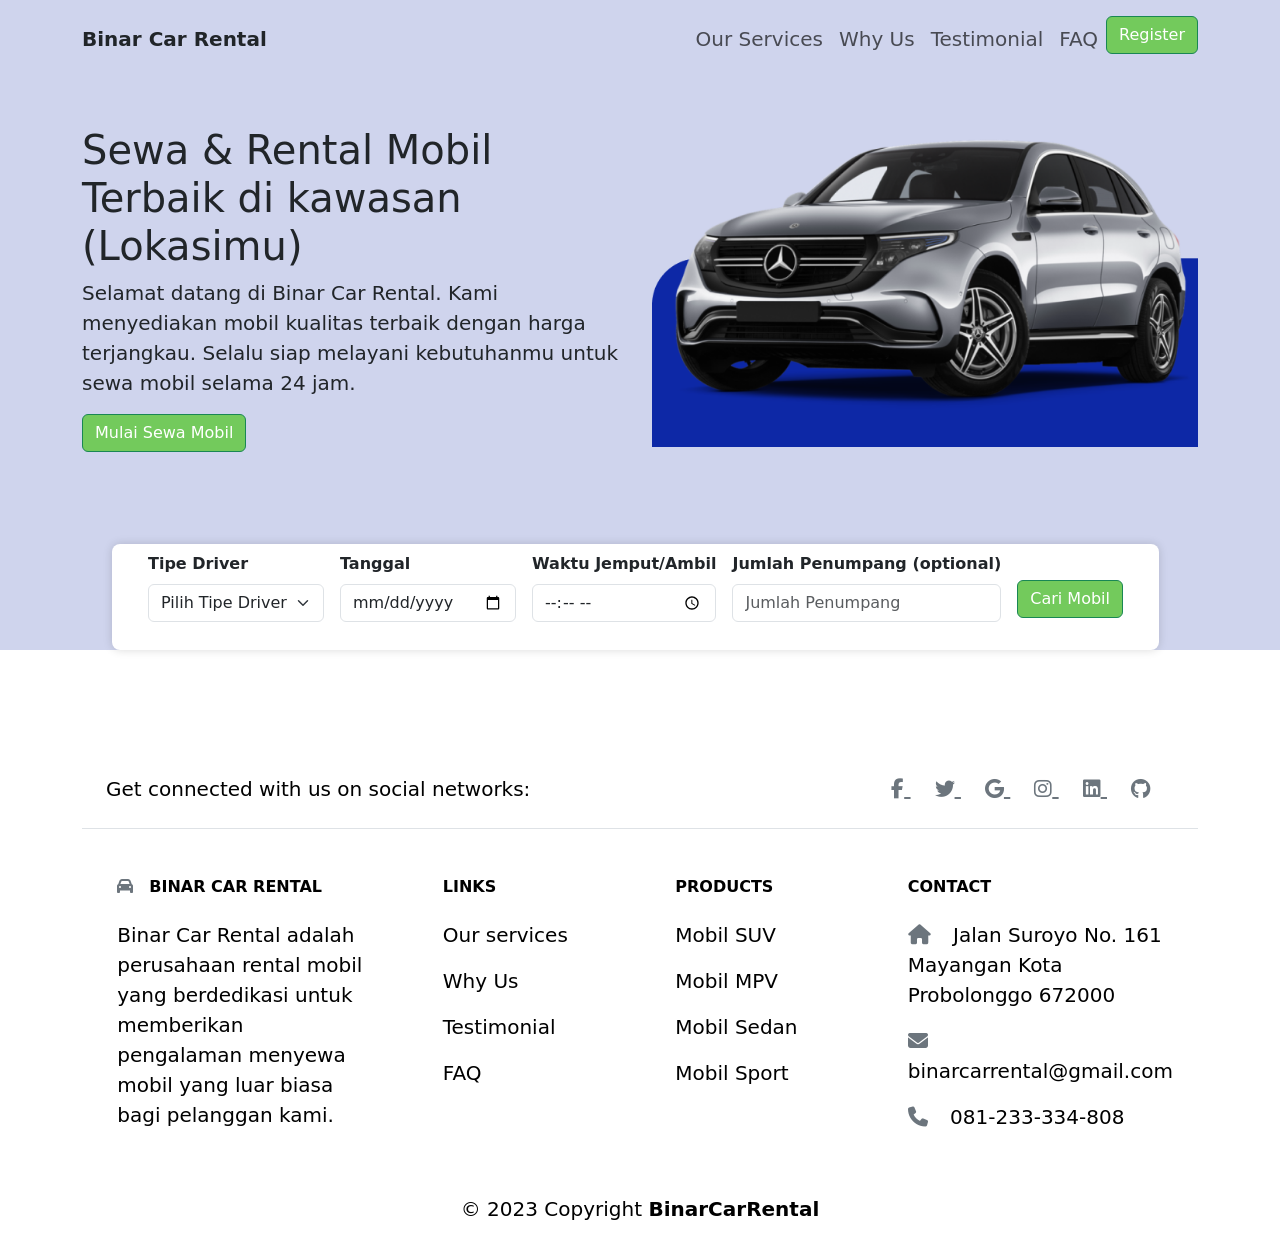
<file: Week-5/public/index.html>
<!DOCTYPE html>
<html lang="en">
  <head>
    <meta charset="utf-8" />
    <meta name="viewport" content="width=device-width, initial-scale=1" />
    <title>Bootstrap demo</title>
    <link
      href="https://cdn.jsdelivr.net/npm/bootstrap@5.3.1/dist/css/bootstrap.min.css"
      rel="stylesheet"
      integrity="sha384-4bw+/aepP/YC94hEpVNVgiZdgIC5+VKNBQNGCHeKRQN+PtmoHDEXuppvnDJzQIu9"
      crossorigin="anonymous"
    />

    <link
      rel="stylesheet"
      href="https://cdnjs.cloudflare.com/ajax/libs/font-awesome/6.4.2/css/all.min.css"
    />
    <link rel="stylesheet" href="css/styles.css" />
  </head>
  <body>
    <nav class="navbar navbar-expand-lg p-md-3 bg-darkblue01" id="navbar">
      <div class="container">
        <a class="navbar-brand text-reset fw-bold" href="#">Binar Car Rental</a>
        <button
          class="navbar-toggler"
          type="button"
          data-bs-toggle="collapse"
          data-bs-target="#navbarNav"
          aria-controls="navbarNav"
          aria-expanded="false"
          aria-label="Toggle navigation"
        >
          <span class="navbar-toggler-icon"></span>
        </button>

        <div class="collapse navbar-collapse" id="navbarNav">
          <div class="mx-auto"></div>
          <ul class="navbar-nav">
            <li class="nav-item">
              <a class="nav-link" href="#services">Our Services</a>
            </li>
            <li class="nav-item">
              <a class="nav-link" href="#why">Why Us</a>
            </li>
            <li class="nav-item">
              <a class="nav-link" href="#testimonial">Testimonial</a>
            </li>
            <li class="nav-item">
              <a class="nav-link" href="#faq">FAQ</a>
            </li>
            <li class="nav-item">
              <button type="button" class="btn btn-success">Register</button>
            </li>
          </ul>
        </div>
      </div>
    </nav>

    <main>
      <section id="hero" class="bg-darkblue01 pt-5">
        <div class="container">
          <div class="row d-flex align-items-center">
            <div class="col-md-6">
              <h1>Sewa & Rental Mobil Terbaik di kawasan (Lokasimu)</h1>
              <p>
                Selamat datang di Binar Car Rental. Kami menyediakan mobil
                kualitas terbaik dengan harga terjangkau. Selalu siap melayani
                kebutuhanmu untuk sewa mobil selama 24 jam.
              </p>
              <a href="/cars">
                <button type="button" class="btn btn-success">
                  Mulai Sewa Mobil
                </button>
              </a>
            </div>
            <div class="col-md-6">
              <img src="images/img_car.png" alt="Car" class="img-fluid" />
            </div>
          </div>
        </div>
        <div class="container-fluid">
          <section class="search-car" id="search">
            <form
              class="row gy-2 gx-3 align-items-center justify-content-center"
              id="search-form"
            >
              <!-- Tipe Driver -->
              <div class="col-auto">
                <div class="form-outline">
                  <label class="form-label" for="input-driver"
                    >Tipe Driver</label
                  >
                  <select
                    class="form-select search-input"
                    aria-label="Default select example"
                    id="input-driver"
                  >
                    <option hidden>Pilih Tipe Driver</option>
                    <option value="denganSupir">Dengan Supir</option>
                    <option value="lepasKunci">Lepas Kunci</option>
                  </select>
                </div>
              </div>

              <!-- Tanggal -->
              <div class="col-auto">
                <div class="form-outline">
                  <label class="form-label" for="form11Example1">Tanggal</label>
                  <input
                    type="date"
                    id="tanggal"
                    class="form-control"
                    placeholder="Pilih Tanggal"
                    required
                    name="tanggal"
                  />
                </div>
              </div>

              <!-- Waktu Jemput/Ambil -->
              <div class="col-auto">
                <div class="form-outline">
                  <label class="form-label" for="form11Example1"
                    >Waktu Jemput/Ambil</label
                  >
                  <input type="time" id="input-waktu" class="form-control" />
                </div>
              </div>

              <!-- Jumlah Penumpang (optional) -->
              <div class="col-auto">
                <div class="form-outline">
                  <label class="form-label" for="form11Example1"
                    >Jumlah Penumpang (optional)</label
                  >
                  <input
                    type="number"
                    id="input-penimbang"
                    class="form-control"
                    placeholder="Jumlah Penumpang"
                    name="penumpang"
                    id="penumpang"
                  />
                </div>
              </div>

              <!-- Submit -->
              <div class="col-auto">
                <br />
                <button type="submit" class="btn btn-success">
                  Cari Mobil
                </button>
              </div>
            </form>
          </section>

          <div class="container-fluid">
            <section id="result"></section>
          </div>
        </div>
      </section>
    </main>

    <footer class="text-center bg-white text-black">
      <div class="container">
        <!-- Section: Links  -->
        <div
          class="d-flex justify-content-center justify-content-lg-between p-4 border-bottom"
        >
          <div class="me-5 d-none d-lg-block">
            <span>Get connected with us on social networks:</span>
          </div>
          <!-- Left -->

          <!-- Right -->
          <div>
            <a href="" class="me-4 link-secondary">
              <i class="fab fa-facebook-f"></i>
            </a>
            <a href="" class="me-4 link-secondary">
              <i class="fab fa-twitter"></i>
            </a>
            <a href="" class="me-4 link-secondary">
              <i class="fab fa-google"></i>
            </a>
            <a href="" class="me-4 link-secondary">
              <i class="fab fa-instagram"></i>
            </a>
            <a href="" class="me-4 link-secondary">
              <i class="fab fa-linkedin"></i>
            </a>
            <a href="" class="me-4 link-secondary">
              <i class="fab fa-github"></i>
            </a>
          </div>
          <!-- Right -->
        </div>
        <div class="container text-center text-md-start mt-5">
          <!-- Grid row -->
          <div class="row mt-3">
            <!-- Grid column -->
            <div class="col-md-3 col-lg-4 col-xl-3 mx-auto mb-4">
              <!-- Content -->
              <h6 class="text-uppercase fw-bold mb-4">
                <i class="fas fa-car me-3 text-secondary"></i>Binar Car Rental
              </h6>
              <p>
                Binar Car Rental adalah perusahaan rental mobil yang berdedikasi
                untuk memberikan pengalaman menyewa mobil yang luar biasa bagi
                pelanggan kami.
              </p>
            </div>
            <!-- Grid column -->

            <!-- Grid column -->
            <div class="col-md-2 col-lg-2 col-xl-2 mx-auto mb-4">
              <!-- Links -->
              <h6 class="text-uppercase fw-bold mb-4">Links</h6>
              <p>
                <a href="#services" class="text-decoration-none text-black"
                  >Our services</a
                >
              </p>
              <p>
                <a href="#why" class="text-decoration-none text-black"
                  >Why Us</a
                >
              </p>
              <p>
                <a href="#testimonial" class="text-decoration-none text-black"
                  >Testimonial</a
                >
              </p>
              <p>
                <a href="#faq" class="text-decoration-none text-black">FAQ</a>
              </p>
            </div>
            <!-- Grid column -->

            <!-- Grid column -->
            <div class="col-md-2 col-lg-2 col-xl-2 mx-auto mb-4">
              <!-- Links -->
              <h6 class="text-uppercase fw-bold mb-4">Products</h6>
              <p>
                <a href="#!" class="text-reset text-decoration-none"
                  >Mobil SUV</a
                >
              </p>
              <p>
                <a href="#!" class="text-reset text-decoration-none"
                  >Mobil MPV</a
                >
              </p>
              <p>
                <a href="#!" class="text-reset text-decoration-none"
                  >Mobil Sedan</a
                >
              </p>
              <p>
                <a href="#!" class="text-reset text-decoration-none"
                  >Mobil Sport</a
                >
              </p>
            </div>
            <!-- Grid column -->
            <!-- Grid column -->

            <!-- Grid column -->
            <div class="col-md-4 col-lg-3 col-xl-3 mx-auto mb-md-0 mb-4">
              <!-- Links -->
              <h6 class="text-uppercase fw-bold mb-4">Contact</h6>
              <p>
                <i class="fas fa-home me-3 text-secondary"></i> Jalan Suroyo No.
                161 Mayangan Kota Probolonggo 672000
              </p>
              <p>
                <i class="fas fa-envelope me-3 text-secondary"></i>
                binarcarrental@gmail.com
              </p>
              <p>
                <i class="fas fa-phone me-3 text-secondary"></i>
                081-233-334-808
              </p>
            </div>
            <!-- Grid column -->
          </div>
          <!-- Grid row -->
        </div>
        <!-- Section: Links  -->

        <!-- Copyright -->
        <div class="text-center p-4">
          © 2023 Copyright
          <a class="text-reset fw-bold text-decoration-none" href="#hero"
            >BinarCarRental</a
          >
        </div>
        <!-- Copyright -->
      </div>
    </footer>
    <script
      src="https://cdn.jsdelivr.net/npm/bootstrap@5.3.1/dist/js/bootstrap.bundle.min.js"
      integrity="sha384-HwwvtgBNo3bZJJLYd8oVXjrBZt8cqVSpeBNS5n7C8IVInixGAoxmnlMuBnhbgrkm"
      crossorigin="anonymous"
    ></script>
    <script
      src="https://cdn.jsdelivr.net/npm/@popperjs/core@2.11.8/dist/umd/popper.min.js"
      integrity="sha384-I7E8VVD/ismYTF4hNIPjVp/Zjvgyol6VFvRkX/vR+Vc4jQkC+hVqc2pM8ODewa9r"
      crossorigin="anonymous"
    ></script>
    <script
      src="https://cdn.jsdelivr.net/npm/bootstrap@5.3.1/dist/js/bootstrap.min.js"
      integrity="sha384-Rx+T1VzGupg4BHQYs2gCW9It+akI2MM/mndMCy36UVfodzcJcF0GGLxZIzObiEfa"
      crossorigin="anonymous"
    ></script>

    <!-- Example Javascript -->
    <!-- <script type="text/javascript" src="./scripts/binar.js"></script>
    <script type="text/javascript" src="./scripts/app.example.js"></script>
    <script type="text/javascript" src="./scripts/car.example.js"></script> -->
    <script type="text/javascript" src="scripts/main.js"></script>
  </body>
</html>
</file>
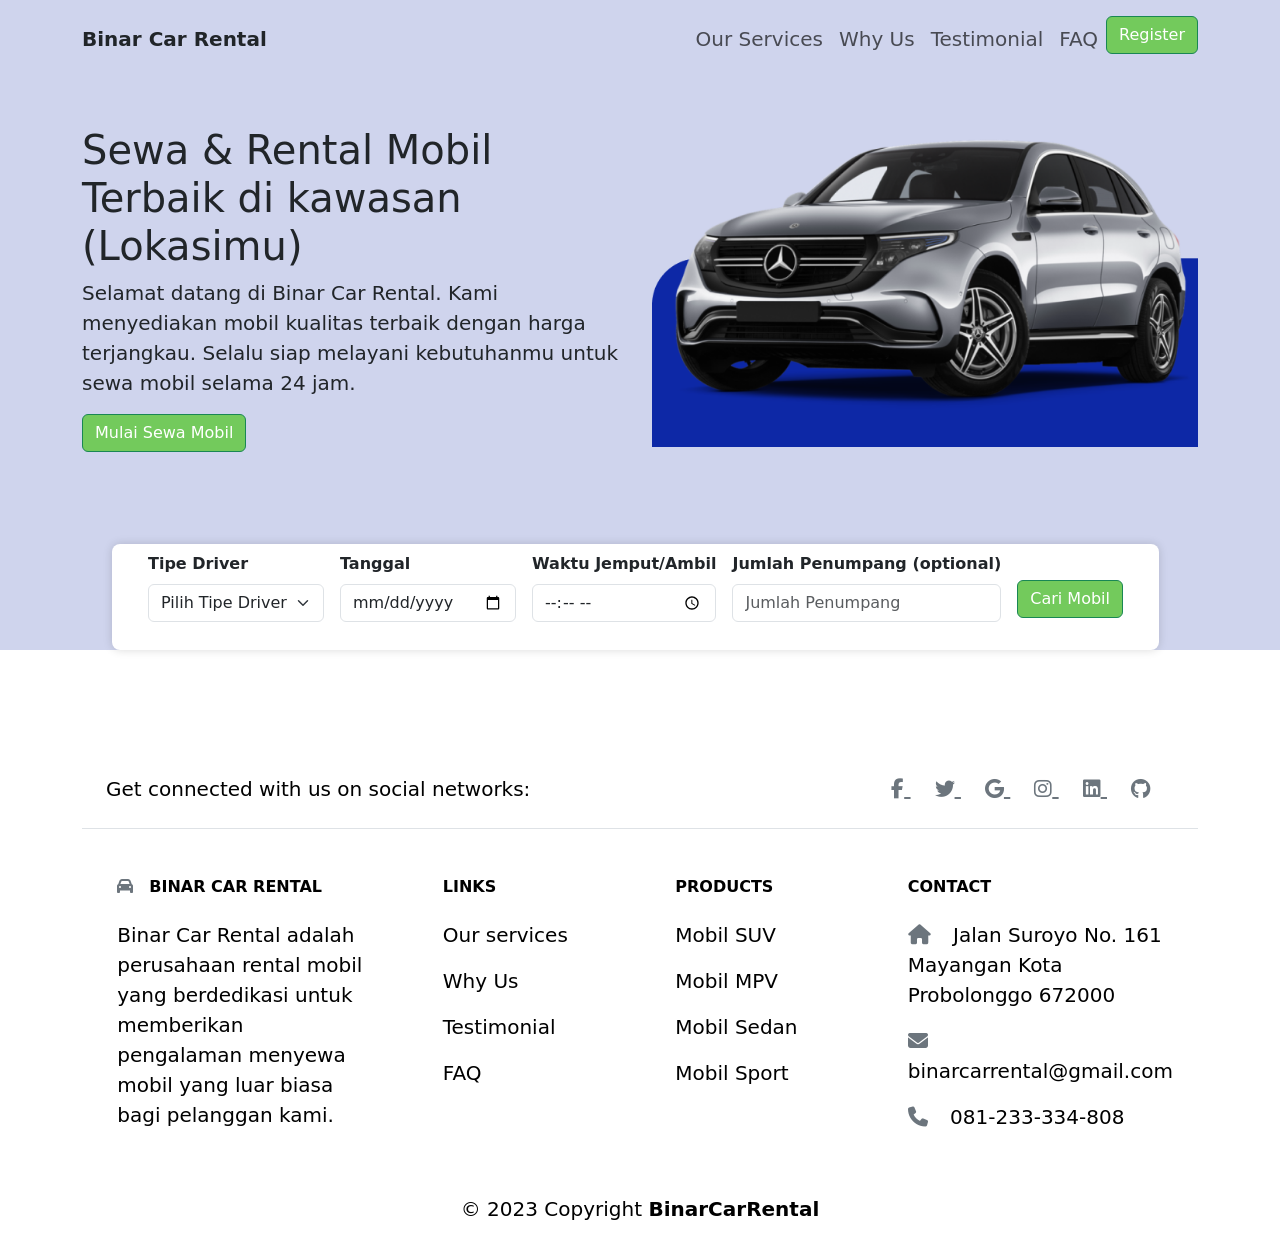
<file: Week-4/public/car.html>
<!DOCTYPE html>
<html lang="en">
  <head>
    <meta charset="utf-8" />
    <meta name="viewport" content="width=device-width, initial-scale=1" />
    <title>Bootstrap demo</title>
    <link
      href="https://cdn.jsdelivr.net/npm/bootstrap@5.3.1/dist/css/bootstrap.min.css"
      rel="stylesheet"
      integrity="sha384-4bw+/aepP/YC94hEpVNVgiZdgIC5+VKNBQNGCHeKRQN+PtmoHDEXuppvnDJzQIu9"
      crossorigin="anonymous"
    />

    <link
      rel="stylesheet"
      href="https://cdnjs.cloudflare.com/ajax/libs/font-awesome/6.4.2/css/all.min.css"
    />
    <link rel="stylesheet" href="css/styles.css" />
  </head>
  <body>
    <nav class="navbar navbar-expand-lg p-md-3 bg-darkblue01" id="navbar">
      <div class="container">
        <a class="navbar-brand text-reset fw-bold" href="#">Binar Car Rental</a>
        <button
          class="navbar-toggler"
          type="button"
          data-bs-toggle="collapse"
          data-bs-target="#navbarNav"
          aria-controls="navbarNav"
          aria-expanded="false"
          aria-label="Toggle navigation"
        >
          <span class="navbar-toggler-icon"></span>
        </button>

        <div class="collapse navbar-collapse" id="navbarNav">
          <div class="mx-auto"></div>
          <ul class="navbar-nav">
            <li class="nav-item">
              <a class="nav-link" href="#services">Our Services</a>
            </li>
            <li class="nav-item">
              <a class="nav-link" href="#why">Why Us</a>
            </li>
            <li class="nav-item">
              <a class="nav-link" href="#testimonial">Testimonial</a>
            </li>
            <li class="nav-item">
              <a class="nav-link" href="#faq">FAQ</a>
            </li>
            <li class="nav-item">
              <button type="button" class="btn btn-success">Register</button>
            </li>
          </ul>
        </div>
      </div>
    </nav>

    <main>
      <section id="hero" class="bg-darkblue01 pt-5">
        <div class="container">
          <div class="row d-flex align-items-center">
            <div class="col-md-6">
              <h1>Sewa & Rental Mobil Terbaik di kawasan (Lokasimu)</h1>
              <p>
                Selamat datang di Binar Car Rental. Kami menyediakan mobil
                kualitas terbaik dengan harga terjangkau. Selalu siap melayani
                kebutuhanmu untuk sewa mobil selama 24 jam.
              </p>
              <button type="button" class="btn btn-success">
                Mulai Sewa Mobil
              </button>
            </div>
            <div class="col-md-6">
              <img src="images/img_car.png" alt="Car" class="img-fluid" />
            </div>
          </div>
        </div>
        <div class="container-fluid">
          <section class="search-car" id="search">
            <form
              class="row gy-2 gx-3 align-items-center justify-content-center"
              id="search-form"
            >
              <!-- Tipe Driver -->
              <div class="col-auto">
                <div class="form-outline">
                  <label class="form-label" for="input-driver"
                    >Tipe Driver</label
                  >
                  <select
                    class="form-select search-input"
                    aria-label="Default select example"
                    id="input-driver"
                  >
                    <option hidden>Pilih Tipe Driver</option>
                    <option value="denganSupir">Dengan Supir</option>
                    <option value="lepasKunci">Lepas Kunci</option>
                  </select>
                </div>
              </div>

              <!-- Tanggal -->
              <div class="col-auto">
                <div class="form-outline">
                  <label class="form-label" for="form11Example1">Tanggal</label>
                  <input
                    type="date"
                    id="tanggal"
                    class="form-control"
                    placeholder="Pilih Tanggal"
                    required
                    name="tanggal"
                  />
                </div>
              </div>

              <!-- Waktu Jemput/Ambil -->
              <div class="col-auto">
                <div class="form-outline">
                  <label class="form-label" for="form11Example1"
                    >Waktu Jemput/Ambil</label
                  >
                  <input type="time" id="input-waktu" class="form-control" />
                </div>
              </div>

              <!-- Jumlah Penumpang (optional) -->
              <div class="col-auto">
                <div class="form-outline">
                  <label class="form-label" for="form11Example1"
                    >Jumlah Penumpang (optional)</label
                  >
                  <input
                    type="number"
                    id="input-penimbang"
                    class="form-control"
                    placeholder="Jumlah Penumpang"
                    name="penumpang"
                    id="penumpang"
                  />
                </div>
              </div>

              <!-- Submit -->
              <div class="col-auto">
                <br />
                <button type="submit" class="btn btn-success">
                  Cari Mobil
                </button>
              </div>
            </form>
          </section>

          <div class="container-fluid">
            <section id="result"></section>
          </div>
        </div>
      </section>
    </main>

    <footer class="text-center bg-white text-black">
      <div class="container">
        <!-- Section: Links  -->
        <div
          class="d-flex justify-content-center justify-content-lg-between p-4 border-bottom"
        >
          <div class="me-5 d-none d-lg-block">
            <span>Get connected with us on social networks:</span>
          </div>
          <!-- Left -->

          <!-- Right -->
          <div>
            <a href="" class="me-4 link-secondary">
              <i class="fab fa-facebook-f"></i>
            </a>
            <a href="" class="me-4 link-secondary">
              <i class="fab fa-twitter"></i>
            </a>
            <a href="" class="me-4 link-secondary">
              <i class="fab fa-google"></i>
            </a>
            <a href="" class="me-4 link-secondary">
              <i class="fab fa-instagram"></i>
            </a>
            <a href="" class="me-4 link-secondary">
              <i class="fab fa-linkedin"></i>
            </a>
            <a href="" class="me-4 link-secondary">
              <i class="fab fa-github"></i>
            </a>
          </div>
          <!-- Right -->
        </div>
        <div class="container text-center text-md-start mt-5">
          <!-- Grid row -->
          <div class="row mt-3">
            <!-- Grid column -->
            <div class="col-md-3 col-lg-4 col-xl-3 mx-auto mb-4">
              <!-- Content -->
              <h6 class="text-uppercase fw-bold mb-4">
                <i class="fas fa-car me-3 text-secondary"></i>Binar Car Rental
              </h6>
              <p>
                Binar Car Rental adalah perusahaan rental mobil yang berdedikasi
                untuk memberikan pengalaman menyewa mobil yang luar biasa bagi
                pelanggan kami.
              </p>
            </div>
            <!-- Grid column -->

            <!-- Grid column -->
            <div class="col-md-2 col-lg-2 col-xl-2 mx-auto mb-4">
              <!-- Links -->
              <h6 class="text-uppercase fw-bold mb-4">Links</h6>
              <p>
                <a href="#services" class="text-decoration-none text-black"
                  >Our services</a
                >
              </p>
              <p>
                <a href="#why" class="text-decoration-none text-black"
                  >Why Us</a
                >
              </p>
              <p>
                <a href="#testimonial" class="text-decoration-none text-black"
                  >Testimonial</a
                >
              </p>
              <p>
                <a href="#faq" class="text-decoration-none text-black">FAQ</a>
              </p>
            </div>
            <!-- Grid column -->

            <!-- Grid column -->
            <div class="col-md-2 col-lg-2 col-xl-2 mx-auto mb-4">
              <!-- Links -->
              <h6 class="text-uppercase fw-bold mb-4">Products</h6>
              <p>
                <a href="#!" class="text-reset text-decoration-none"
                  >Mobil SUV</a
                >
              </p>
              <p>
                <a href="#!" class="text-reset text-decoration-none"
                  >Mobil MPV</a
                >
              </p>
              <p>
                <a href="#!" class="text-reset text-decoration-none"
                  >Mobil Sedan</a
                >
              </p>
              <p>
                <a href="#!" class="text-reset text-decoration-none"
                  >Mobil Sport</a
                >
              </p>
            </div>
            <!-- Grid column -->
            <!-- Grid column -->

            <!-- Grid column -->
            <div class="col-md-4 col-lg-3 col-xl-3 mx-auto mb-md-0 mb-4">
              <!-- Links -->
              <h6 class="text-uppercase fw-bold mb-4">Contact</h6>
              <p>
                <i class="fas fa-home me-3 text-secondary"></i> Jalan Suroyo No.
                161 Mayangan Kota Probolonggo 672000
              </p>
              <p>
                <i class="fas fa-envelope me-3 text-secondary"></i>
                binarcarrental@gmail.com
              </p>
              <p>
                <i class="fas fa-phone me-3 text-secondary"></i>
                081-233-334-808
              </p>
            </div>
            <!-- Grid column -->
          </div>
          <!-- Grid row -->
        </div>
        <!-- Section: Links  -->

        <!-- Copyright -->
        <div class="text-center p-4">
          © 2023 Copyright
          <a class="text-reset fw-bold text-decoration-none" href="#hero"
            >BinarCarRental</a
          >
        </div>
        <!-- Copyright -->
      </div>
    </footer>
    <script
      src="https://cdn.jsdelivr.net/npm/bootstrap@5.3.1/dist/js/bootstrap.bundle.min.js"
      integrity="sha384-HwwvtgBNo3bZJJLYd8oVXjrBZt8cqVSpeBNS5n7C8IVInixGAoxmnlMuBnhbgrkm"
      crossorigin="anonymous"
    ></script>
    <script
      src="https://cdn.jsdelivr.net/npm/@popperjs/core@2.11.8/dist/umd/popper.min.js"
      integrity="sha384-I7E8VVD/ismYTF4hNIPjVp/Zjvgyol6VFvRkX/vR+Vc4jQkC+hVqc2pM8ODewa9r"
      crossorigin="anonymous"
    ></script>
    <script
      src="https://cdn.jsdelivr.net/npm/bootstrap@5.3.1/dist/js/bootstrap.min.js"
      integrity="sha384-Rx+T1VzGupg4BHQYs2gCW9It+akI2MM/mndMCy36UVfodzcJcF0GGLxZIzObiEfa"
      crossorigin="anonymous"
    ></script>

    <!-- Example Javascript -->
    <!-- <script type="text/javascript" src="./scripts/binar.js"></script>
    <script type="text/javascript" src="./scripts/app.example.js"></script>
    <script type="text/javascript" src="./scripts/car.example.js"></script> -->
    <script type="text/javascript" src="scripts/main.js"></script>
  </body>
</html>
</file>
<file: Week-1/styles.css>
body {
    background-color: white;
}

section {
    margin-bottom: 100px;
}

.bg-darkblue05 {
    background-color: #091B6F;
}

.bg-darkblue01 {
    background-color: #CFD4ED;
}


.btn-success {
    background-color: #73CA5C;
}
</file>
<file: Week-4/public/css/styles.css>
body {
    background-color: white;
}

section {
    margin-bottom: 100px;
}

.search-car {
    margin: 100px;
    width: 1047px;
    height: 106px;
    font-size: medium;
    font-weight: bold;
    flex-shrink: 0;
    border-radius: 8px;
    background: var(--neutral-01, #FFF);
    /* Shadow/High */
    box-shadow: 0px 0px 10px 0px rgba(0, 0, 0, 0.15);
}

.bg-darkblue05 {
    background-color: #091B6F;
}

.bg-darkblue01 {
    background-color: #CFD4ED;
}


.btn-success {
    background-color: #73CA5C;
}

div.car-container {
    margin: 20px;
    /* Atur ukuran margin sesuai keinginan Anda */
}

/* Style untuk layar yang lebih kecil (misalnya ponsel) */
@media screen and (max-width: 767px) {
    body {
        font-size: 16px;
        /* Ubah ukuran font untuk layar kecil */
    }

    .navbar-toggler-icon {
        background-color: #fff;
        /* Mengubah warna ikon toggle */
    }

    .navbar-collapse.collapse {
        text-align: center;
        /* Menengahkan menu saat diklik pada mobile */
    }

    .navbar-nav {
        margin-top: 20px;
        /* Menambah margin atas pada menu item */
    }

    .navbar-nav .nav-item {
        margin: 10px 0;
        /* Memberikan ruang antara menu item */
    }

    .navbar-nav .nav-item a {
        display: block;
        /* Membuat menu item menjadi elemen blok */
        padding: 10px 0;
        /* Menambah padding pada menu item */
        font-weight: bold;
        /* Mengubah berat font menjadi bold */
    }

    /* Memperbaiki tampilan tombol Register pada mobile */
    .navbar-nav .nav-item:last-child button {
        margin-top: 20px;
        /* Menambah margin atas pada tombol Register */
    }

    section {
        margin-bottom: 50px;
        /* Ubah margin untuk layar kecil */
    }

    section h2 {
        text-align: center;
    }

    #hero {
        text-align: center;
        margin-bottom: 80px;
    }

    #hero button {
        margin-bottom: 30px;
    }

    #services h1, p {
        text-align: center;
    }

    #why {
        text-align: center;
    }


    #why .card {
        margin-top: 20px;
    }

    #faq {
        text-align: center;
    }

    /* tambahkan pengaturan lain sesuai kebutuhan Anda */
}

/* Style untuk layar menengah (misalnya tablet) */
@media screen and (min-width: 767px) and (max-width: 1024px) {
    body {
        font-size: 18px;
        /* Ubah ukuran font untuk layar menengah */
    }

    section {
        margin-bottom: 75px;
        /* Ubah margin untuk layar menengah */
    }

    /* tambahkan pengaturan lain sesuai kebutuhan Anda */
}

/* Style untuk layar besar (misalnya desktop) */
@media screen and (min-width: 1025px) {
    body {
        font-size: 20px;
        /* Ukuran font default untuk layar besar */
    }

    section {
        margin-bottom: 100px;
        /* Margin default untuk layar besar */
    }

    /* tambahkan pengaturan lain sesuai kebutuhan Anda */
}
</file>
<file: Week-5/public/css/styles.css>
body {
    background-color: white;
}

section {
    margin-bottom: 100px;
}

.search-car {
    margin: 100px;
    width: 1047px;
    height: 106px;
    font-size: medium;
    font-weight: bold;
    flex-shrink: 0;
    border-radius: 8px;
    background: var(--neutral-01, #FFF);
    /* Shadow/High */
    box-shadow: 0px 0px 10px 0px rgba(0, 0, 0, 0.15);
}

.bg-darkblue05 {
    background-color: #091B6F;
}

.bg-darkblue01 {
    background-color: #CFD4ED;
}


.btn-success {
    background-color: #73CA5C;
}

div.car-container {
    margin: 20px;
    /* Atur ukuran margin sesuai keinginan Anda */
}

/* Style untuk layar yang lebih kecil (misalnya ponsel) */
@media screen and (max-width: 767px) {
    body {
        font-size: 16px;
        /* Ubah ukuran font untuk layar kecil */
    }

    .navbar-toggler-icon {
        background-color: #fff;
        /* Mengubah warna ikon toggle */
    }

    .navbar-collapse.collapse {
        text-align: center;
        /* Menengahkan menu saat diklik pada mobile */
    }

    .navbar-nav {
        margin-top: 20px;
        /* Menambah margin atas pada menu item */
    }

    .navbar-nav .nav-item {
        margin: 10px 0;
        /* Memberikan ruang antara menu item */
    }

    .navbar-nav .nav-item a {
        display: block;
        /* Membuat menu item menjadi elemen blok */
        padding: 10px 0;
        /* Menambah padding pada menu item */
        font-weight: bold;
        /* Mengubah berat font menjadi bold */
    }

    /* Memperbaiki tampilan tombol Register pada mobile */
    .navbar-nav .nav-item:last-child button {
        margin-top: 20px;
        /* Menambah margin atas pada tombol Register */
    }

    section {
        margin-bottom: 50px;
        /* Ubah margin untuk layar kecil */
    }

    section h2 {
        text-align: center;
    }

    #hero {
        text-align: center;
        margin-bottom: 80px;
    }

    #hero button {
        margin-bottom: 30px;
    }

    #services h1, p {
        text-align: center;
    }

    #why {
        text-align: center;
    }


    #why .card {
        margin-top: 20px;
    }

    #faq {
        text-align: center;
    }

    /* tambahkan pengaturan lain sesuai kebutuhan Anda */
}

/* Style untuk layar menengah (misalnya tablet) */
@media screen and (min-width: 767px) and (max-width: 1024px) {
    body {
        font-size: 18px;
        /* Ubah ukuran font untuk layar menengah */
    }

    section {
        margin-bottom: 75px;
        /* Ubah margin untuk layar menengah */
    }

    /* tambahkan pengaturan lain sesuai kebutuhan Anda */
}

/* Style untuk layar besar (misalnya desktop) */
@media screen and (min-width: 1025px) {
    body {
        font-size: 20px;
        /* Ukuran font default untuk layar besar */
    }

    section {
        margin-bottom: 100px;
        /* Margin default untuk layar besar */
    }

    /* tambahkan pengaturan lain sesuai kebutuhan Anda */
}
</file>
